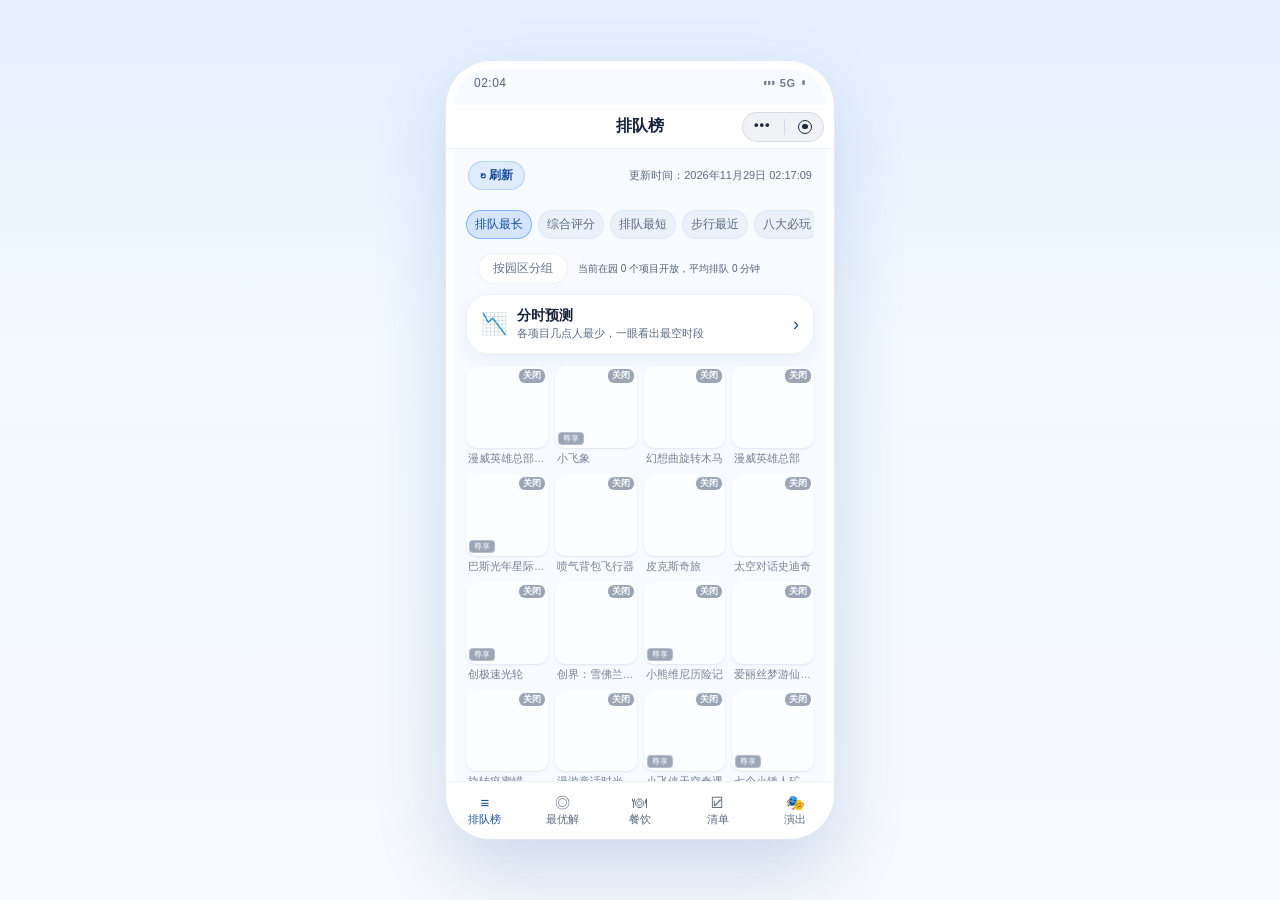
<file: web-preview/index.html>
<!doctype html>
<html lang="zh-CN">
<head>
<meta charset="utf-8">
<meta name="viewport" content="width=device-width, initial-scale=1, viewport-fit=cover">
<meta name="theme-color" content="#eaf2ff">
<title>排队最优解</title>
<link rel="stylesheet" href="preview.css">
</head>
<body>
<div class="stage">
  <div class="phone">
    <div class="statusbar">
      <span id="statusTime">09:41</span>
      <span class="status-right"><span class="signal">▮▮▮</span><span class="carrier">5G</span><span class="battery">▮</span></span>
    </div>
    <div class="navbar">
      <span class="navbar-title" id="navTitle">排队最优解</span>
      <span class="capsule" aria-hidden="true"><span class="cap-dots">•••</span><span class="cap-sep"></span><span class="cap-circle"></span></span>
    </div>
    <main class="screen" id="screen"></main>
    <nav class="tabbar" id="tabbar">
      <button class="tab active" data-view="rank"><span class="tab-ico">≡</span><span>排队榜</span></button>
      <button class="tab" data-view="plan8"><span class="tab-ico">◎</span><span>最优解</span></button>
      <button class="tab" data-view="dining"><span class="tab-ico">🍽</span><span>餐饮</span></button>
      <button class="tab" data-view="watchlist"><span class="tab-ico">☑</span><span>清单</span></button>
      <button class="tab" data-view="shows"><span class="tab-ico">🎭</span><span>演出</span></button>
    </nav>
  </div>
</div>
<script src="preview.js"></script>
</body>
</html>
</file>
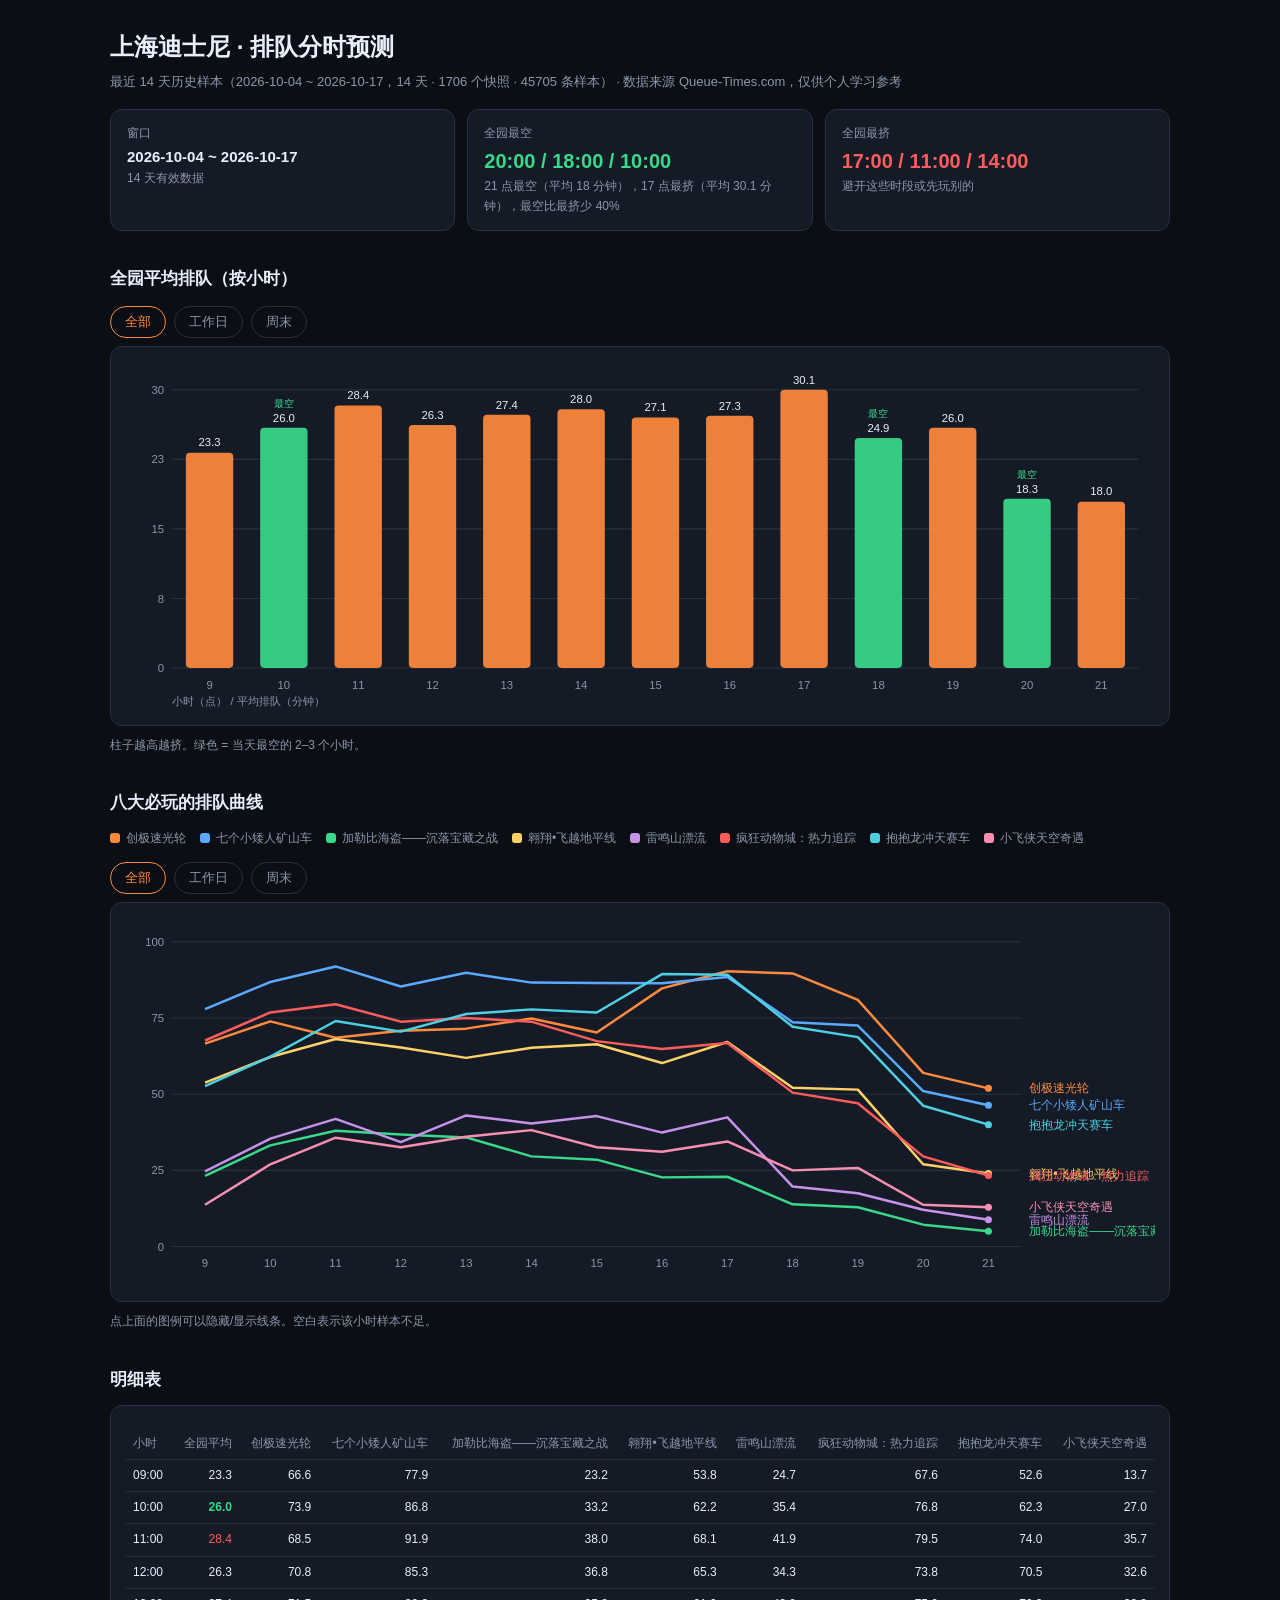
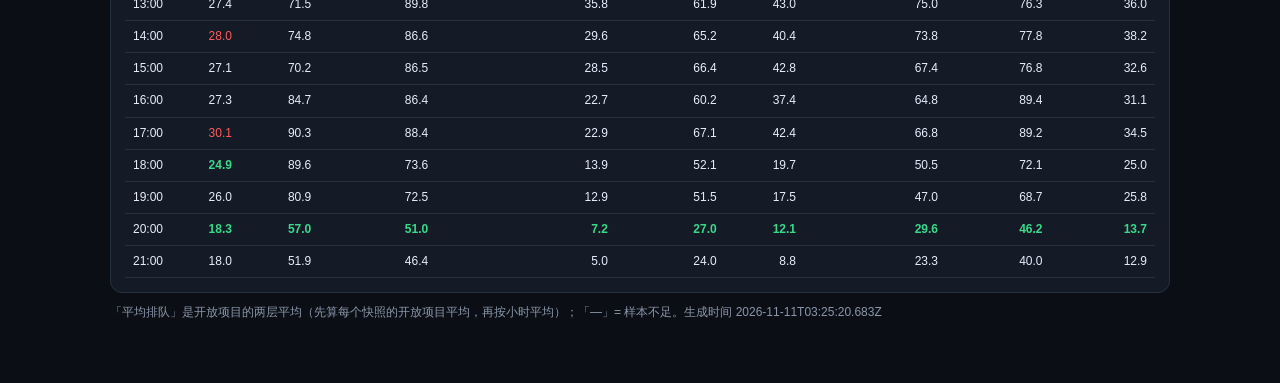
<file: docs/forecast-report.html>
<!DOCTYPE html>
<html lang="zh-CN">
<head>
<meta charset="utf-8">
<meta name="viewport" content="width=device-width, initial-scale=1">
<title>上海迪士尼排队分时预测 · 最近 14 天</title>
<style>
  :root { --bg:#0b0e14; --card:#141a26; --line:#26303f; --text:#e8eefc; --muted:#8b97ab;
          --accent:#ff8a3d; --green:#39d98a; --red:#ff5c5c; --blue:#5aa9ff; }
  * { box-sizing: border-box; }
  body { margin:0; background:var(--bg); color:var(--text); font: 14px/1.6 -apple-system,"Segoe UI","Microsoft YaHei",sans-serif; }
  .wrap { max-width: 1100px; margin: 0 auto; padding: 28px 20px 60px; }
  h1 { font-size: 24px; margin: 0 0 6px; }
  h2 { font-size: 17px; margin: 34px 0 12px; }
  .sub { color:var(--muted); font-size: 13px; }
  .cards { display:flex; gap:12px; flex-wrap:wrap; margin-top:16px; }
  .card { background:var(--card); border:1px solid var(--line); border-radius:12px; padding:14px 16px; flex:1 1 220px; }
  .card .k { color:var(--muted); font-size:12px; }
  .card .v { font-size:20px; font-weight:600; margin-top:2px; }
  .card .v.green { color:var(--green); }
  .card .v.red { color:var(--red); }
  .tabs { display:flex; gap:8px; margin:14px 0 8px; }
  .tab { background:transparent; border:1px solid var(--line); color:var(--muted); padding:6px 14px; border-radius:999px; cursor:pointer; font-size:13px; }
  .tab.on { border-color:var(--accent); color:var(--accent); }
  .panel { background:var(--card); border:1px solid var(--line); border-radius:12px; padding:14px; overflow-x:auto; }
  svg { display:block; width:100%; height:auto; }
  .legend { display:flex; gap:14px; flex-wrap:wrap; margin:6px 0 2px; font-size:12px; color:var(--muted); }
  .legend label { display:flex; align-items:center; gap:6px; cursor:pointer; user-select:none; }
  .dot { width:10px; height:10px; border-radius:3px; display:inline-block; }
  table { border-collapse: collapse; width:100%; font-size:12px; margin-top:8px; }
  th, td { border-bottom:1px solid var(--line); padding:6px 8px; text-align:right; white-space:nowrap; }
  th:first-child, td:first-child { text-align:left; }
  th { color:var(--muted); font-weight:500; }
  td.best { color:var(--green); font-weight:600; }
  td.peak { color:var(--red); }
  tr:hover td { background:rgba(255,255,255,.03); }
  .note { color:var(--muted); font-size:12px; margin-top:10px; }
  .empty { color:var(--muted); padding:24px 0; text-align:center; }
</style>
</head>
<body>
<div class="wrap">
  <h1>上海迪士尼 · 排队分时预测</h1>
  <div class="sub">最近 14 天历史样本（2026-10-04 ~ 2026-10-17，14 天 · 1706 个快照 · 45705 条样本） · 数据来源 Queue-Times.com，仅供个人学习参考</div>

  <div class="cards">
    <div class="card"><div class="k">窗口</div><div class="v" style="font-size:15px">2026-10-04 ~ 2026-10-17</div><div class="k">14 天有效数据</div></div>
    <div class="card"><div class="k">全园最空</div><div class="v green">20:00 / 18:00 / 10:00</div><div class="k">21 点最空（平均 18 分钟），17 点最挤（平均 30.1 分钟），最空比最挤少 40%</div></div>
    <div class="card"><div class="k">全园最挤</div><div class="v red">17:00 / 11:00 / 14:00</div><div class="k">避开这些时段或先玩别的</div></div>
  </div>

  <h2>全园平均排队（按小时）</h2>
  <div class="tabs" id="tabs">
    <button class="tab on" data-day="all">全部</button>
    <button class="tab" data-day="weekday">工作日</button>
    <button class="tab" data-day="weekend">周末</button>
  </div>
  <div class="panel" id="parkPanel"></div>
  <div class="note">柱子越高越挤。绿色 = 当天最空的 2–3 个小时。</div>

  <h2>八大必玩的排队曲线</h2>
  <div class="legend" id="legend"></div>
  <div class="tabs" id="tabs2">
    <button class="tab on" data-day="all">全部</button>
    <button class="tab" data-day="weekday">工作日</button>
    <button class="tab" data-day="weekend">周末</button>
  </div>
  <div class="panel" id="linePanel"></div>
  <div class="note">点上面的图例可以隐藏/显示线条。空白表示该小时样本不足。</div>

  <h2>明细表</h2>
  <div class="panel" id="tablePanel"></div>
  <div class="note">「平均排队」是开放项目的两层平均（先算每个快照的开放项目平均，再按小时平均）；「—」= 样本不足。生成时间 2026-11-11T03:25:20.683Z</div>
</div>
<script>
const DATA = {"window":{"startDate":"2026-10-04","endDate":"2026-10-17","days":14,"daysUsed":["2026-10-04","2026-10-05","2026-10-06","2026-10-07","2026-10-08","2026-10-09","2026-10-10","2026-10-11","2026-10-12","2026-10-13","2026-10-14","2026-10-15","2026-10-16","2026-10-17"],"snapshots":1706,"samples":45705},"hours":[9,10,11,12,13,14,15,16,17,18,19,20,21],"park":[{"hour":9,"all":23.3,"weekday":21.9,"weekend":25.9,"samples":948,"days":6},{"hour":10,"all":26,"weekday":25.1,"weekend":27.7,"samples":3219,"days":13},{"hour":11,"all":28.4,"weekday":27.8,"weekend":30,"samples":4530,"days":14},{"hour":12,"all":26.3,"weekday":26.3,"weekend":26.2,"samples":4840,"days":14},{"hour":13,"all":27.4,"weekday":27.3,"weekend":27.5,"samples":4867,"days":14},{"hour":14,"all":28,"weekday":28.4,"weekend":27,"samples":4762,"days":14},{"hour":15,"all":27.1,"weekday":27,"weekend":27.2,"samples":4463,"days":13},{"hour":16,"all":27.3,"weekday":27.7,"weekend":26.6,"samples":4462,"days":13},{"hour":17,"all":30.1,"weekday":30.8,"weekend":28.7,"samples":4338,"days":13},{"hour":18,"all":24.9,"weekday":25.7,"weekend":23.1,"samples":4008,"days":13},{"hour":19,"all":26,"weekday":27.1,"weekend":24.1,"samples":3050,"days":13},{"hour":20,"all":18.3,"weekday":18.5,"weekend":17.8,"samples":1818,"days":13},{"hour":21,"all":18,"weekday":20.9,"weekend":16.5,"samples":400,"days":3}],"quietestHours":[{"hour":20,"avgWait":18.3},{"hour":18,"avgWait":24.9},{"hour":10,"avgWait":26}],"busiestHours":[{"hour":17,"avgWait":30.1},{"hour":11,"avgWait":28.4},{"hour":14,"avgWait":28}],"highlights":[{"id":"attTronLightcyclePowerRun","name":"创极速光轮","land":"明日世界","byHour":[{"hour":9,"all":66.6,"weekday":63.2,"weekend":73.1},{"hour":10,"all":73.9,"weekday":71,"weekend":82.7},{"hour":11,"all":68.5,"weekday":70.4,"weekend":61.7},{"hour":12,"all":70.8,"weekday":69.5,"weekend":74.2},{"hour":13,"all":71.5,"weekday":73.5,"weekend":66.6},{"hour":14,"all":74.8,"weekday":77.2,"weekend":69},{"hour":15,"all":70.2,"weekday":71.1,"weekend":68.4},{"hour":16,"all":84.7,"weekday":86.9,"weekend":80.1},{"hour":17,"all":90.3,"weekday":93.2,"weekend":84.1},{"hour":18,"all":89.6,"weekday":96.8,"weekend":73.4},{"hour":19,"all":80.9,"weekday":88,"weekend":68},{"hour":20,"all":57,"weekday":58.1,"weekend":54.6},{"hour":21,"all":51.9,"weekday":72.9,"weekend":41.4}],"quietestHour":20,"busiestHour":17,"quietestWindow":{"startHour":20,"endHour":20,"avgWait":57}},{"id":"attSevenDwarfsMineTrain","name":"七个小矮人矿山车","land":"梦幻世界","byHour":[{"hour":9,"all":77.9,"weekday":76,"weekend":81.5},{"hour":10,"all":86.8,"weekday":85.1,"weekend":89.9},{"hour":11,"all":91.9,"weekday":89.7,"weekend":97.2},{"hour":12,"all":85.3,"weekday":86.9,"weekend":81.3},{"hour":13,"all":89.8,"weekday":89.3,"weekend":90.8},{"hour":14,"all":86.6,"weekday":86.8,"weekend":86.4},{"hour":15,"all":86.5,"weekday":86.3,"weekend":87},{"hour":16,"all":86.4,"weekday":88.1,"weekend":82.7},{"hour":17,"all":88.4,"weekday":90,"weekend":84.6},{"hour":18,"all":73.6,"weekday":75.2,"weekend":70},{"hour":19,"all":72.5,"weekday":75.7,"weekend":66.6},{"hour":20,"all":51,"weekday":50.5,"weekend":52.3},{"hour":21,"all":46.4,"weekday":47.1,"weekend":46.1}],"quietestHour":20,"busiestHour":11,"quietestWindow":{"startHour":20,"endHour":20,"avgWait":51}},{"id":"attPiratesOfCaribbean","name":"加勒比海盗——沉落宝藏之战","land":"宝藏湾","byHour":[{"hour":9,"all":23.2,"weekday":20,"weekend":29.2},{"hour":10,"all":33.2,"weekday":30.7,"weekend":38.8},{"hour":11,"all":38,"weekday":36,"weekend":43.2},{"hour":12,"all":36.8,"weekday":34.3,"weekend":43},{"hour":13,"all":35.8,"weekday":32.7,"weekend":43.6},{"hour":14,"all":29.6,"weekday":29.6,"weekend":29.8},{"hour":15,"all":28.5,"weekday":27.5,"weekend":30.5},{"hour":16,"all":22.7,"weekday":22.1,"weekend":23.8},{"hour":17,"all":22.9,"weekday":23.9,"weekend":20.6},{"hour":18,"all":13.9,"weekday":15,"weekend":11.5},{"hour":19,"all":12.9,"weekday":13.9,"weekend":11.2},{"hour":20,"all":7.2,"weekday":7.5,"weekend":6.5},{"hour":21,"all":5,"weekday":5,"weekend":5}],"quietestHour":20,"busiestHour":11,"quietestWindow":{"startHour":20,"endHour":20,"avgWait":7.2}},{"id":"attSoaringOverHorizon","name":"翱翔•飞越地平线","land":"探险岛","byHour":[{"hour":9,"all":53.8,"weekday":49.6,"weekend":61.9},{"hour":10,"all":62.2,"weekday":60.6,"weekend":65.3},{"hour":11,"all":68.1,"weekday":63.7,"weekend":78.5},{"hour":12,"all":65.3,"weekday":66,"weekend":63.6},{"hour":13,"all":61.9,"weekday":60.5,"weekend":65.5},{"hour":14,"all":65.2,"weekday":65.6,"weekend":64.5},{"hour":15,"all":66.4,"weekday":65,"weekend":69.6},{"hour":16,"all":60.2,"weekday":59.3,"weekend":62.3},{"hour":17,"all":67.1,"weekday":64.4,"weekend":73.4},{"hour":18,"all":52.1,"weekday":51.4,"weekend":53.4},{"hour":19,"all":51.5,"weekday":50.9,"weekend":52.4},{"hour":20,"all":27,"weekday":24.2,"weekend":33.1},{"hour":21,"all":24,"weekday":27.9,"weekend":22.1}],"quietestHour":20,"busiestHour":11,"quietestWindow":{"startHour":20,"endHour":20,"avgWait":27}},{"id":"attRoaringRapids","name":"雷鸣山漂流","land":"探险岛","byHour":[{"hour":9,"all":24.7,"weekday":19.4,"weekend":35},{"hour":10,"all":35.4,"weekday":32.5,"weekend":41},{"hour":11,"all":41.9,"weekday":39.9,"weekend":46.8},{"hour":12,"all":34.3,"weekday":33.8,"weekend":35.7},{"hour":13,"all":43,"weekday":42.5,"weekend":44.1},{"hour":14,"all":40.4,"weekday":41.5,"weekend":37.8},{"hour":15,"all":42.8,"weekday":42.3,"weekend":44},{"hour":16,"all":37.4,"weekday":38.8,"weekend":34.5},{"hour":17,"all":42.4,"weekday":44.7,"weekend":37.2},{"hour":18,"all":19.7,"weekday":20.6,"weekend":17.7},{"hour":19,"all":17.5,"weekday":18.9,"weekend":15},{"hour":20,"all":12.1,"weekday":12.7,"weekend":10.8},{"hour":21,"all":8.8,"weekday":6.4,"weekend":10}],"quietestHour":20,"busiestHour":13,"quietestWindow":{"startHour":20,"endHour":20,"avgWait":12.1}},{"id":"attZootopiaHotPursuit","name":"疯狂动物城：热力追踪","land":"疯狂动物城","byHour":[{"hour":9,"all":67.6,"weekday":64.4,"weekend":73.8},{"hour":10,"all":76.8,"weekday":72.3,"weekend":88.4},{"hour":11,"all":79.5,"weekday":77.6,"weekend":84.3},{"hour":12,"all":73.8,"weekday":74,"weekend":73.2},{"hour":13,"all":75,"weekday":74.1,"weekend":77.2},{"hour":14,"all":73.8,"weekday":75,"weekend":70.7},{"hour":15,"all":67.4,"weekday":68.2,"weekend":65.8},{"hour":16,"all":64.8,"weekday":67.2,"weekend":59.6},{"hour":17,"all":66.8,"weekday":71.3,"weekend":58.8},{"hour":18,"all":50.5,"weekday":54.8,"weekend":42.6},{"hour":19,"all":47,"weekday":51.6,"weekend":39},{"hour":20,"all":29.6,"weekday":29.8,"weekend":29.2},{"hour":21,"all":23.3,"weekday":27.1,"weekend":20}],"quietestHour":20,"busiestHour":11,"quietestWindow":{"startHour":20,"endHour":20,"avgWait":29.6}},{"id":"attRexsRCRacer","name":"抱抱龙冲天赛车","land":"迪士尼·皮克斯玩具总动员","byHour":[{"hour":9,"all":52.6,"weekday":52,"weekend":53.8},{"hour":10,"all":62.3,"weekday":58.2,"weekend":70.1},{"hour":11,"all":74,"weekday":72.5,"weekend":77.5},{"hour":12,"all":70.5,"weekday":72.3,"weekend":66.1},{"hour":13,"all":76.3,"weekday":78.4,"weekend":71.3},{"hour":14,"all":77.8,"weekday":81.3,"weekend":69.4},{"hour":15,"all":76.8,"weekday":79.5,"weekend":70.9},{"hour":16,"all":89.4,"weekday":93.2,"weekend":81.1},{"hour":17,"all":89.2,"weekday":93.5,"weekend":79.2},{"hour":18,"all":72.1,"weekday":77.2,"weekend":60},{"hour":19,"all":68.7,"weekday":73.6,"weekend":59.9},{"hour":20,"all":46.2,"weekday":48.8,"weekend":40.6},{"hour":21,"all":40,"weekday":52.9,"weekend":33.6}],"quietestHour":20,"busiestHour":16,"quietestWindow":{"startHour":20,"endHour":20,"avgWait":46.2}},{"id":"attPeterPansFlight","name":"小飞侠天空奇遇","land":"梦幻世界","byHour":[{"hour":9,"all":13.7,"weekday":12.4,"weekend":16.2},{"hour":10,"all":27,"weekday":24.4,"weekend":32},{"hour":11,"all":35.7,"weekday":33.3,"weekend":41.7},{"hour":12,"all":32.6,"weekday":32.5,"weekend":32.9},{"hour":13,"all":36,"weekday":35,"weekend":38.2},{"hour":14,"all":38.2,"weekday":38.4,"weekend":37.8},{"hour":15,"all":32.6,"weekday":31.9,"weekend":34.2},{"hour":16,"all":31.1,"weekday":31.6,"weekend":30},{"hour":17,"all":34.5,"weekday":35.5,"weekend":32.2},{"hour":18,"all":25,"weekday":25.8,"weekend":23.3},{"hour":19,"all":25.8,"weekday":26.5,"weekend":24.6},{"hour":20,"all":13.7,"weekday":14,"weekend":13.1},{"hour":21,"all":12.9,"weekday":16.4,"weekend":11.1}],"quietestHour":20,"busiestHour":14,"quietestWindow":{"startHour":20,"endHour":20,"avgWait":13.7}}],"pct":"21 点最空（平均 18 分钟），17 点最挤（平均 30.1 分钟），最空比最挤少 40%"};
const COLORS = ['#ff8a3d','#5aa9ff','#39d98a','#ffd166','#c792ea','#ff5c5c','#4dd0e1','#f78fb3','#a3e635','#f97316'];

function fmt(v) { return (v === null || v === undefined) ? '—' : (Math.round(v * 10) / 10).toFixed(1); }
function pretty(h) { return String(h).padStart(2, '0') + ':00'; }

function quietCard(kind) {
  const list = kind === 'quiet' ? DATA.quietestHours : DATA.busiestHours;
  if (!list || !list.length) return '—';
  const top = list.slice(0, 3).map(x => pretty(x.hour));
  return top.join(' / ');
}

// ---------- 柱状图 ----------
function renderBars(day) {
  const host = document.getElementById('parkPanel');
  const rows = DATA.park;
  const val = r => day === 'all' ? r.all : (day === 'weekday' ? r.weekday : r.weekend);
  const pts = rows.map(r => ({ hour: r.hour, v: val(r) }));
  const known = pts.filter(p => typeof p.v === 'number');
  if (!known.length) { host.innerHTML = '<div class="empty">该天型没有足够样本</div>'; return; }
  const max = Math.max.apply(null, known.map(p => p.v).concat([10]));
  const quiet = new Set((DATA.quietestHours || []).map(x => x.hour));
  const muted = new Set(known.filter(p => p.days !== undefined && p.days < 3).map(p => p.hour));

  const W = 1000, H = 340, L = 46, R = 16, T = 28, B = 42;
  const iw = W - L - R, ih = H - T - B;
  const bw = Math.min(46, iw / pts.length - 10);
  let out = '<svg viewBox="0 0 ' + W + ' ' + H + '" role="img">';
  for (let g = 0; g <= 4; g++) {
    const y = T + ih - ih * g / 4;
    const label = Math.round(max * g / 4);
    out += '<line x1="' + L + '" y1="' + y + '" x2="' + (W - R) + '" y2="' + y + '" stroke="#26303f"/>';
    out += '<text x="' + (L - 8) + '" y="' + (y + 4) + '" fill="#8b97ab" font-size="11" text-anchor="end">' + label + '</text>';
  }
  pts.forEach((p, i) => {
    const cx = L + iw * (i + 0.5) / pts.length;
    const h = typeof p.v === 'number' ? Math.max(2, ih * p.v / max) : 0;
    const y = T + ih - h;
    const color = quiet.has(p.hour) && typeof p.v === 'number' ? '#39d98a' : '#ff8a3d';
    if (typeof p.v === 'number') {
      out += '<rect x="' + (cx - bw / 2) + '" y="' + y + '" width="' + bw + '" height="' + h + '" rx="4" fill="' + color + '" opacity="0.92"/>';
      out += '<text x="' + cx + '" y="' + (y - 6) + '" fill="#e8eefc" font-size="11" text-anchor="middle">' + fmt(p.v) + '</text>';
      if (quiet.has(p.hour)) out += '<text x="' + cx + '" y="' + (y - 20) + '" fill="#39d98a" font-size="10" text-anchor="middle">最空</text>';
    }
    out += '<text x="' + cx + '" y="' + (T + ih + 20) + '" fill="#8b97ab" font-size="11" text-anchor="middle">' + p.hour + '</text>';
  });
  out += '<text x="' + L + '" y="' + (H - 6) + '" fill="#8b97ab" font-size="11">小时（点） / 平均排队（分钟）</text>';
  out += '</svg>';
  host.innerHTML = out;
}

// ---------- 折线图 ----------
const shown = {};
function renderLines(day) {
  const host = document.getElementById('linePanel');
  const items = DATA.highlights.filter(h => shown[h.id] !== false);
  if (!items.length) { host.innerHTML = '<div class="empty">至少选一条曲线</div>'; return; }
  const hours = DATA.hours;
  let max = 10;
  items.forEach(h => h.byHour.forEach(r => { const v = day === 'all' ? r.all : (day === 'weekday' ? r.weekday : r.weekend); if (typeof v === 'number') max = Math.max(max, v); }));
  max = Math.ceil(max / 20) * 20;

  const W = 1000, H = 360, L = 46, R = 130, T = 24, B = 40;
  const iw = W - L - R, ih = H - T - B;
  const x = h => L + iw * (hours.indexOf(h) + 0.5) / hours.length;
  const y = v => T + ih - ih * (v / max);
  let out = '<svg viewBox="0 0 ' + W + ' ' + H + '">';
  for (let g = 0; g <= 4; g++) {
    const yy = T + ih - ih * g / 4;
    out += '<line x1="' + L + '" y1="' + yy + '" x2="' + (W - R) + '" y2="' + yy + '" stroke="#26303f"/>';
    out += '<text x="' + (L - 8) + '" y="' + (yy + 4) + '" fill="#8b97ab" font-size="11" text-anchor="end">' + Math.round(max * g / 4) + '</text>';
  }
  hours.forEach(h => {
    out += '<text x="' + x(h) + '" y="' + (T + ih + 20) + '" fill="#8b97ab" font-size="11" text-anchor="middle">' + h + '</text>';
  });
  items.forEach((h, idx) => {
    const color = COLORS[DATA.highlights.findIndex(x => x.id === h.id) % COLORS.length];
    let d = '', started = false, last = null;
    hours.forEach(hh => {
      const row = h.byHour.find(r => r.hour === hh);
      const v = row ? (day === 'all' ? row.all : (day === 'weekday' ? row.weekday : row.weekend)) : null;
      if (typeof v !== 'number') { started = false; return; }
      d += (started ? ' L ' : ' M ') + x(hh).toFixed(1) + ' ' + y(v).toFixed(1);
      started = true; last = { hh, v };
    });
    if (d) out += '<path d="' + d.trim() + '" fill="none" stroke="' + color + '" stroke-width="2.4" stroke-linejoin="round"/>';
    if (last) {
      out += '<circle cx="' + x(last.hh) + '" cy="' + y(last.v) + '" r="3.4" fill="' + color + '"/>';
      out += '<text x="' + (W - R + 8) + '" y="' + (y(last.v) + 4) + '" fill="' + color + '" font-size="12">' + h.name + '</text>';
    }
  });
  out += '</svg>';
  host.innerHTML = out;
}

function renderLegend() {
  const host = document.getElementById('legend');
  host.innerHTML = '';
  DATA.highlights.forEach((h, i) => {
    const label = document.createElement('label');
    const cb = document.createElement('input');
    cb.type = 'checkbox';
    cb.checked = shown[h.id] !== false;
    cb.style.display = 'none';
    cb.addEventListener('change', () => { shown[h.id] = cb.checked; renderLines(currentDay); });
    const dot = document.createElement('span');
    dot.className = 'dot';
    dot.style.background = COLORS[i % COLORS.length];
    dot.style.opacity = shown[h.id] === false ? '0.25' : '1';
    const txt = document.createElement('span');
    txt.textContent = h.name;
    txt.style.opacity = shown[h.id] === false ? '0.4' : '1';
    label.appendChild(cb); label.appendChild(dot); label.appendChild(txt);
    label.addEventListener('click', ev => {
      ev.preventDefault();
      shown[h.id] = shown[h.id] === false;
      cb.checked = shown[h.id] !== false;
      dot.style.opacity = shown[h.id] === false ? '0.25' : '1';
      txt.style.opacity = shown[h.id] === false ? '0.4' : '1';
      renderLines(currentDay);
    });
    host.appendChild(label);
  });
}

// ---------- 明细表 ----------
function renderTable(day) {
  const host = document.getElementById('tablePanel');
  const quiet = new Set((DATA.quietestHours || []).map(x => x.hour));
  const busiest = new Set((DATA.busiestHours || []).map(x => x.hour));
  const heads = ['小时', '全园平均'].concat(DATA.highlights.map(h => h.name));
  let html = '<table><thead><tr>';
  heads.forEach(h => { html += '<th>' + h + '</th>'; });
  html += '</tr></thead><tbody>';
  DATA.hours.forEach(hh => {
    html += '<tr><td>' + pretty(hh) + '</td>';
    const prow = DATA.park.find(r => r.hour === hh);
    const pv = prow ? (day === 'all' ? prow.all : (day === 'weekday' ? prow.weekday : prow.weekend)) : null;
    const cls = quiet.has(hh) ? ' best' : (busiest.has(hh) ? ' peak' : '');
    html += '<td class="' + cls + '">' + fmt(pv) + '</td>';
    DATA.highlights.forEach(h => {
      const r = h.byHour.find(x => x.hour === hh);
      const v = r ? (day === 'all' ? r.all : (day === 'weekday' ? r.weekday : r.weekend)) : null;
      const best = h.quietestHour === hh;
      html += '<td class="' + (best ? ' best' : '') + '">' + fmt(v) + '</td>';
    });
    html += '</tr>';
  });
  html += '</tbody></table>';
  host.innerHTML = html;
}

// ---------- 交互 ----------
let currentDay = 'all';
function bindTabs(id) {
  const box = document.getElementById(id);
  box.querySelectorAll('.tab').forEach(btn => {
    btn.addEventListener('click', () => {
      box.querySelectorAll('.tab').forEach(b => b.classList.remove('on'));
      btn.classList.add('on');
      currentDay = btn.getAttribute('data-day');
      document.querySelectorAll('#tabs .tab').forEach(b => b.classList.toggle('on', b.getAttribute('data-day') === currentDay));
      document.querySelectorAll('#tabs2 .tab').forEach(b => b.classList.toggle('on', b.getAttribute('data-day') === currentDay));
      renderBars(currentDay); renderLines(currentDay); renderTable(currentDay);
    });
  });
}

renderLegend(); bindTabs('tabs'); bindTabs('tabs2');
renderBars('all'); renderLines('all'); renderTable('all');
</script>
</body>
</html>
</file>
<file: web-preview/preview.css>
/* web-preview/preview.css —— 静态 H5 预览（iOS 卡片风 + 深色） */
* {
  box-sizing: border-box;
  -webkit-tap-highlight-color: transparent;
}

html,
body {
  margin: 0;
  padding: 0;
}

body {
  min-height: 100vh;
  min-height: 100dvh;
  background: radial-gradient(1200px 600px at 50% -10%, #dfeeff 0%, #eef5ff 55%, #e9f2ff 100%);
  color: #16233a;
  font-family: -apple-system, BlinkMacSystemFont, 'PingFang SC', 'Hiragino Sans GB', 'Microsoft YaHei', 'Segoe UI', sans-serif;
  display: flex;
  align-items: center;
  justify-content: center;
  padding: 24px;
}

.stage {
  display: flex;
  align-items: center;
  justify-content: center;
  width: 100%;
}

/* ---------- 手机框 ---------- */
.phone {
  width: 390px;
  height: 780px;
  flex-shrink: 0;
  border-radius: 46px;
  background: #f4f8ff;
  border: 1px solid rgba(31, 88, 160, 0.1);
  box-shadow: 0 40px 90px rgba(20,45,85,.28), inset 0 0 0 8px #dbe7f6;
  display: flex;
  flex-direction: column;
  overflow: hidden;
  position: relative;
}

.statusbar {
  height: 44px;
  flex-shrink: 0;
  display: flex;
  align-items: center;
  justify-content: space-between;
  padding: 0 28px;
  font-size: 12px;
  color: #5a6a82;
  letter-spacing: 0.5px;
}

.status-right {
  display: flex;
  align-items: center;
  gap: 5px;
  font-size: 11px;
  opacity: 0.85;
}

.signal {
  font-size: 9px;
  letter-spacing: -1px;
}

.carrier {
  font-size: 11px;
  font-weight: 600;
}

.battery {
  font-size: 10px;
  transform: translateY(-1px);
}

.navbar {
  height: 44px;
  flex-shrink: 0;
  display: flex;
  align-items: center;
  justify-content: center;
  position: relative;
  font-size: 16px;
  font-weight: 600;
  color: #16233a;
  border-bottom: 1px solid rgba(31, 88, 160, 0.05);
}

/* 微信小程序右上角胶囊 */
.capsule {
  position: absolute;
  right: 10px;
  top: 50%;
  transform: translateY(-50%);
  display: flex;
  align-items: center;
  justify-content: space-between;
  width: 82px;
  height: 30px;
  padding: 0 11px;
  border-radius: 999px;
  background: rgba(31, 88, 160, 0.07);
  border: 1px solid rgba(31, 88, 160, 0.13);
}

.cap-dots {
  font-size: 13px;
  line-height: 1;
  letter-spacing: 1px;
  color: #1b2740;
  transform: translateY(-2px);
}

.cap-sep {
  width: 1px;
  height: 16px;
  background: rgba(31, 88, 160, 0.16);
}

.cap-circle {
  width: 14px;
  height: 14px;
  border-radius: 50%;
  border: 1.6px solid #1b2740;
  position: relative;
}

.cap-circle::after {
  content: '';
  position: absolute;
  inset: 3.2px;
  border-radius: 50%;
  background: #1b2740;
}

.screen {
  flex: 1;
  overflow-y: auto;
  overflow-x: hidden;
  padding: 8px 0 20px;
  scrollbar-width: none;
}

.screen::-webkit-scrollbar {
  display: none;
}

/* ---------- tabbar ---------- */
.tabbar {
  height: 58px;
  flex-shrink: 0;
  display: flex;
  background: #ffffff;
  border-top: 1px solid rgba(31, 88, 160, 0.06);
}

.tab {
  flex: 1;
  border: 0;
  background: transparent;
  color: #5d6b81;
  font-size: 11px;
  font-family: inherit;
  display: flex;
  flex-direction: column;
  align-items: center;
  justify-content: center;
  gap: 2px;
  cursor: pointer;
}

.tab-ico {
  font-size: 15px;
  line-height: 1;
}

.tab.active {
  color: #164f9e;
}

/* ---------- 通用 ---------- */
.page {
  padding: 0 20px;
}

.topbar {
  display: flex;
  align-items: flex-start;
  justify-content: space-between;
  padding: 14px 0 6px;
}

.topbar-title {
  display: block;
  font-size: 13px;
  color: #64748b;
  letter-spacing: 1px;
}

.topbar-sub {
  display: block;
  margin-top: 6px;
  font-size: 12px;
  color: #55627a;
}

.refresh-btn {
  width: 36px;
  height: 36px;
  margin-top: 4px;
  border-radius: 50%;
  border: 1px solid rgba(31, 88, 160, 0.08);
  background: rgba(31, 88, 160, 0.04);
  color: #5a6a82;
  font-size: 17px;
  line-height: 1;
  cursor: pointer;
}

.card {
  background: #ffffff;
  border: 1px solid rgba(31, 88, 160, 0.05);
  border-radius: 22px;
  padding: 20px;
  margin-bottom: 14px;
}

.card-title {
  font-size: 15px;
  font-weight: 600;
  color: #1b2740;
  margin-bottom: 6px;
}

.muted {
  color: #5d6b81;
}

.small {
  font-size: 12px;
}

.num {
  font-family: 'DIN Alternate', 'SF Pro Display', -apple-system, sans-serif;
  font-variant-numeric: tabular-nums;
}

.short { color: #0d7a52; }
.mid { color: #96630a; }
.long { color: #c9302c; }
.closed { color: #55627a; }

.pill {
  display: inline-block;
  padding: 4px 10px;
  margin: 0 6px 6px 0;
  border-radius: 999px;
  font-size: 11px;
  color: #64748b;
  background: rgba(31, 88, 160, 0.06);
}

.footnote {
  margin: 10px 4px 0;
  font-size: 11px;
  line-height: 1.6;
  color: #55627a;
  text-align: center;
}

.empty {
  padding: 60px 24px;
  text-align: center;
}

.empty-emoji {
  font-size: 44px;
  display: block;
  margin-bottom: 14px;
}

.empty-title {
  font-size: 16px;
  color: #1b2740;
  display: block;
  margin-bottom: 8px;
}

.empty-btn {
  display: inline-block;
  margin-top: 18px;
  padding: 10px 26px;
  border-radius: 999px;
  border: 0;
  background: rgba(47, 124, 246, 0.16);
  color: #164f9e;
  font-size: 13px;
  font-family: inherit;
  cursor: pointer;
}

/* 骨架卡 */
.sk {
  padding: 26px 20px;
}

.sk-line {
  height: 14px;
  border-radius: 7px;
  background: rgba(31, 88, 160, 0.06);
  margin-bottom: 12px;
}

.sk-line.w40 { width: 40%; }
.sk-line.w50 { width: 50%; }
.sk-line.big { height: 30px; }
.sk-line.w70 { width: 70%; }
.sk-line.w90 { width: 90%; }

/* ---------- 首屏 hero ---------- */
.hero {
  position: relative;
  padding: 22px 20px 20px;
  border-radius: 26px;
  background: linear-gradient(165deg, #ffffff 0%, #ffffff 55%);
  border: 1px solid rgba(47, 124, 246, 0.22);
  box-shadow: 0 18px 40px rgba(20,45,85,.18);
  margin-bottom: 14px;
  overflow: hidden;
}

.hero::after {
  content: '';
  position: absolute;
  right: -60px;
  top: -80px;
  width: 200px;
  height: 200px;
  border-radius: 50%;
  background: radial-gradient(circle, rgba(47, 124, 246, 0.22), transparent 70%);
}

.hero-top {
  display: flex;
  align-items: center;
  justify-content: space-between;
  position: relative;
  z-index: 1;
}

.hero-label {
  font-size: 12px;
  letter-spacing: 2px;
  color: #164f9e;
}

.hero-score b {
  font-family: 'DIN Alternate', -apple-system, sans-serif;
  font-size: 26px;
  color: #164f9e;
}

.hero-score {
  font-size: 11px;
  color: #5d6b81;
}

.hero-name {
  margin: 12px 0 10px;
  font-size: 27px;
  line-height: 1.25;
  font-weight: 700;
  color: #16233a;
  position: relative;
  z-index: 1;
}

.hero-tags {
  position: relative;
  z-index: 1;
}

.hero-nums {
  display: flex;
  align-items: center;
  margin: 18px 0 4px;
  padding: 16px 0;
  border-top: 1px solid rgba(31, 88, 160, 0.07);
  border-bottom: 1px solid rgba(31, 88, 160, 0.07);
}

.hero-num-block {
  flex: 1;
}

.hero-num {
  font-family: 'DIN Alternate', -apple-system, sans-serif;
  font-size: 40px;
  font-weight: 700;
  line-height: 1;
}

.hero-num.walk {
  color: #164f9e;
}

.hero-num-unit {
  margin-left: 6px;
  font-size: 12px;
  color: #5d6b81;
}

.hero-num-label {
  display: block;
  margin-top: 8px;
  font-size: 11px;
  color: #5d6b81;
}

.hero-divider {
  width: 1px;
  height: 46px;
  background: rgba(31, 88, 160, 0.08);
  margin: 0 6px;
}

.hero-reasons {
  list-style: none;
  margin: 14px 0 0;
  padding: 0;
}

.reason {
  display: flex;
  align-items: flex-start;
  margin-bottom: 8px;
  font-size: 13px;
  line-height: 1.5;
  color: #55627a;
}

.reason-dot {
  width: 5px;
  height: 5px;
  border-radius: 50%;
  background: #164f9e;
  margin: 8px 9px 0 2px;
  flex-shrink: 0;
}

.hero-forecast {
  margin: 10px 0 0;
  padding: 9px 12px;
  border-radius: 12px;
  background: rgba(127, 178, 255, 0.1);
  color: #164f9e;
  font-size: 12px;
}

.hero-actions {
  display: flex;
  gap: 10px;
  margin-top: 18px;
}

.btn {
  flex: 1;
  padding: 13px 0;
  border-radius: 15px;
  border: 0;
  font-size: 14px;
  font-weight: 600;
  font-family: inherit;
  cursor: pointer;
}

.btn-primary {
  background: linear-gradient(135deg, #164f9e, #164f9e);
  color: #1a0d05;
}

.btn-ghost {
  background: rgba(31, 88, 160, 0.06);
  color: #55627a;
}

/* 摘要卡 */
.summary {
  display: flex;
  align-items: center;
  justify-content: space-between;
  padding: 16px 20px;
  cursor: pointer;
}

.summary-text {
  display: block;
  font-size: 13px;
  color: #55627a;
}

.summary-sub {
  display: block;
  margin-top: 6px;
  font-size: 11px;
  color: #5d6b81;
}

.summary-plan {
  text-align: right;
  flex-shrink: 0;
  margin-left: 12px;
}

.summary-plan-num {
  font-size: 26px;
  color: #164f9e;
}

.summary-plan-label {
  display: block;
  font-size: 10px;
  color: #5d6b81;
  margin-top: 2px;
}

/* 必玩提醒 */
.must-card {
  padding: 16px 18px 6px;
  margin-top: 12px;
}

.must-head {
  display: flex;
  align-items: baseline;
  justify-content: space-between;
}

.must-hint {
  font-size: 10px;
  color: #5d6b81;
}

.must-row {
  display: flex;
  align-items: center;
  justify-content: space-between;
  padding: 12px 0;
  border-top: 1px solid rgba(31, 88, 160, 0.07);
  cursor: pointer;
}

.must-main {
  flex: 1;
  min-width: 0;
  padding-right: 10px;
}

.must-name {
  display: block;
  font-size: 15px;
  font-weight: 600;
  color: #16233a;
  white-space: nowrap;
  overflow: hidden;
  text-overflow: ellipsis;
}

.must-meta {
  display: block;
  margin-top: 4px;
  font-size: 11px;
  color: #5d6b81;
}

.must-right {
  display: flex;
  flex-direction: column;
  align-items: flex-end;
  flex-shrink: 0;
}

.must-wait {
  font-size: 23px;
  line-height: 1.1;
}

.must-wait.closed {
  font-size: 13px;
  line-height: 26px;
  color: #55627a;
}

.must-unit {
  font-size: 10px;
  color: #5d6b81;
}

.must-go {
  margin-top: 4px;
  font-size: 11px;
  color: #164f9e;
}

/* 备选 */
.section {
  margin: 18px 0 0;
}

.section-head {
  display: flex;
  align-items: baseline;
  justify-content: space-between;
  margin-bottom: 10px;
  padding: 0 4px;
}

.section-title {
  font-size: 14px;
  font-weight: 600;
  color: #1b2740;
}

.section-link {
  font-size: 12px;
  color: #164f9e;
  cursor: pointer;
}

.alt {
  display: flex;
  align-items: center;
  justify-content: space-between;
  padding: 14px 18px;
  cursor: pointer;
}

.alt-main {
  min-width: 0;
}

.alt-name {
  display: block;
  font-size: 15px;
  color: #16233a;
}

.alt-sub {
  display: block;
  margin-top: 5px;
  font-size: 11px;
  color: #5d6b81;
  overflow: hidden;
  white-space: nowrap;
  text-overflow: ellipsis;
}

.alt-right {
  text-align: right;
  flex-shrink: 0;
  margin-left: 12px;
}

.alt-wait {
  font-size: 24px;
  font-weight: 700;
}

.alt-unit {
  display: block;
  font-size: 10px;
  color: #5d6b81;
}

/* ---------- 排队榜 ---------- */
.sortbar {
  display: flex;
  flex-wrap: nowrap;
  gap: 6px;
  padding: 10px 0 14px;
  overflow-x: auto;
  scrollbar-width: none;
}

.sortbar::-webkit-scrollbar { display: none; }

.sortbar .sort-item {
  flex: 0 0 auto;
  white-space: nowrap;
  padding: 6px 8px;
  font-size: 11.5px;
}

.sort-item {
  padding: 8px 15px;
  border-radius: 999px;
  font-size: 12px;
  color: #5a6a82;
  background: rgba(31, 88, 160, 0.05);
  border: 1px solid rgba(31, 88, 160, 0.06);
  cursor: pointer;
}

.sort-item.active {
  background: rgba(47, 124, 246, 0.16);
  border-color: rgba(47, 124, 246, 0.5);
  color: #164f9e;
}

.list {
  display: flex;
  flex-direction: column;
  gap: 10px;
}

.row {
  display: flex;
  align-items: center;
  padding: 14px 16px;
  background: #ffffff;
  border: 1px solid rgba(31, 88, 160, 0.05);
  border-radius: 18px;
  cursor: pointer;
}

.row-off {
  opacity: 0.55;
}

.row-rank {
  width: 26px;
  height: 26px;
  flex-shrink: 0;
  border-radius: 50%;
  background: rgba(31, 88, 160, 0.05);
  color: #64748b;
  font-size: 12px;
  display: flex;
  align-items: center;
  justify-content: center;
  margin-right: 12px;
}

.row-rank.top {
  background: rgba(47, 124, 246, 0.16);
  color: #164f9e;
}

.row-main {
  flex: 1;
  min-width: 0;
}

.row-title {
  display: flex;
  align-items: center;
  flex-wrap: wrap;
  gap: 6px;
}

.row-name {
  font-size: 15px;
  color: #16233a;
}

.tag {
  padding: 2px 7px;
  border-radius: 6px;
  font-size: 10px;
}

.tag.must { background: rgba(47, 124, 246, 0.15); color: #164f9e; }
.tag.premier { background: rgba(255, 214, 102, 0.14); color: #f4d27a; }
.tag.avoid { background: rgba(255, 93, 93, 0.15); color: #ef6b6f; }
.tag.here { background: rgba(127, 178, 255, 0.15); color: #164f9e; }
.tag.played { background: rgba(53, 208, 127, 0.14); color: #2fbf8b; }

.row-sub {
  display: block;
  margin-top: 5px;
  font-size: 11px;
  color: #5d6b81;
  overflow: hidden;
  white-space: nowrap;
  text-overflow: ellipsis;
}

.row-excluded {
  display: inline-block;
  margin-top: 5px;
  font-size: 11px;
  color: #ef6b6f;
}

.row-walk {
  display: block;
  margin-top: 5px;
  font-size: 11px;
  color: #55627a;
}

.row-right {
  text-align: right;
  flex-shrink: 0;
  margin-left: 10px;
  min-width: 62px;
}

.row-wait {
  font-size: 26px;
  font-weight: 700;
}

.row-wait-unit {
  display: block;
  font-size: 10px;
  color: #5d6b81;
  margin-top: -2px;
}

.row-score {
  display: block;
  margin-top: 4px;
  font-size: 11px;
  color: #64748b;
}

/* ---------- 行程 ---------- */
.plan-head {
  padding: 18px 20px;
}

.plan-head-row {
  display: flex;
}

.plan-head-block {
  flex: 1;
}

.plan-head-num {
  font-size: 32px;
  font-weight: 700;
  color: #164f9e;
  line-height: 1;
}

.plan-head-label {
  display: block;
  margin-top: 6px;
  font-size: 11px;
  color: #5d6b81;
}

.plan-head-time {
  display: flex;
  align-items: baseline;
  margin-top: 14px;
  padding-top: 12px;
  border-top: 1px solid rgba(31, 88, 160, 0.07);
}

.plan-time-now {
  font-size: 16px;
  font-weight: 600;
  color: #1b2740;
}

.plan-time-arrow {
  margin: 0 8px;
  color: #55627a;
}

.plan-time-end {
  font-size: 16px;
  font-weight: 600;
  color: #164f9e;
}

.plan-time-label {
  margin-left: auto;
  font-size: 11px;
  color: #5d6b81;
}

.timeline {
  display: flex;
  flex-direction: column;
}

.step {
  display: flex;
  align-items: stretch;
}

.step-left {
  width: 28px;
  flex-shrink: 0;
  display: flex;
  flex-direction: column;
  align-items: center;
  padding-top: 16px;
}

.step-index {
  width: 22px;
  height: 22px;
  border-radius: 50%;
  background: rgba(47, 124, 246, 0.16);
  color: #164f9e;
  font-size: 12px;
  display: flex;
  align-items: center;
  justify-content: center;
  flex-shrink: 0;
}

.step-line {
  flex: 1;
  width: 1px;
  margin: 6px 0;
  background: rgba(31, 88, 160, 0.08);
}

.step-body {
  flex: 1;
  margin: 0 0 10px 8px;
  padding: 14px 16px;
  background: #ffffff;
  border: 1px solid rgba(31, 88, 160, 0.05);
  border-radius: 16px;
}

.step-played .step-body {
  opacity: 0.5;
}

.step-top {
  display: flex;
  align-items: center;
  justify-content: space-between;
}

.step-start {
  font-size: 14px;
  font-weight: 600;
  color: #164f9e;
}

.step-dash {
  margin: 0 5px;
  color: #55627a;
}

.step-end {
  font-size: 12px;
  color: #64748b;
}

.step-played-btn {
  padding: 4px 11px;
  border-radius: 999px;
  border: 0;
  background: rgba(31, 88, 160, 0.06);
  color: #5a6a82;
  font-size: 10px;
  font-family: inherit;
  cursor: pointer;
}

.step-played-btn.on {
  background: rgba(53, 208, 127, 0.14);
  color: #2fbf8b;
}

.step-name {
  margin-top: 7px;
  font-size: 16px;
  font-weight: 600;
  color: #16233a;
}

.step-meta {
  display: flex;
  align-items: center;
  margin-top: 6px;
  gap: 8px;
}

.step-meta-text {
  font-size: 11px;
  color: #5d6b81;
}

.note {
  margin: 6px 0 12px;
  padding: 10px 14px;
  border-radius: 12px;
  background: rgba(255, 176, 32, 0.1);
  color: #f0c05a;
  font-size: 12px;
  text-align: center;
  cursor: pointer;
}

/* ---------- 设置 ---------- */
.section-label {
  display: flex;
  align-items: baseline;
  gap: 8px;
}

.card-title-note {
  font-size: 10px;
  font-weight: 400;
  color: #5d6b81;
}

.party-grid {
  display: grid;
  grid-template-columns: 1fr 1fr;
  gap: 8px;
  margin-top: 12px;
}

.party {
  padding: 12px;
  border-radius: 14px;
  background: rgba(31, 88, 160, 0.04);
  border: 1px solid rgba(31, 88, 160, 0.06);
  cursor: pointer;
  text-align: left;
  font-family: inherit;
  color: inherit;
}

.party.on {
  background: rgba(47, 124, 246, 0.14);
  border-color: rgba(47, 124, 246, 0.55);
}

.party-label {
  display: block;
  font-size: 14px;
  font-weight: 600;
  color: #1b2740;
}

.party.on .party-label {
  color: #164f9e;
}

.party-desc {
  display: block;
  margin-top: 4px;
  font-size: 10px;
  color: #5d6b81;
}

.chips {
  display: flex;
  flex-wrap: wrap;
  gap: 8px;
  margin-top: 12px;
}

.chip {
  padding: 7px 15px;
  border-radius: 999px;
  border: 1px solid rgba(31, 88, 160, 0.06);
  background: rgba(31, 88, 160, 0.05);
  color: #5a6a82;
  font-size: 12px;
  font-family: inherit;
  cursor: pointer;
}

.chip.small {
  padding: 5px 13px;
  font-size: 11px;
}

.chip.on {
  background: rgba(47, 124, 246, 0.16);
  border-color: rgba(47, 124, 246, 0.5);
  color: #164f9e;
  font-weight: 600;
}

.hint {
  margin-top: 8px;
  font-size: 11px;
  line-height: 1.5;
  color: #5d6b81;
}

.height-row {
  display: flex;
  align-items: center;
  gap: 8px;
  margin-top: 12px;
}

.h-input {
  flex: 1;
  height: 38px;
  padding: 0 12px;
  border-radius: 10px;
  border: 1px solid rgba(31, 88, 160, 0.08);
  background: rgba(31, 88, 160, 0.05);
  color: #16233a;
  font-size: 14px;
  font-family: inherit;
}

.h-input:focus {
  outline: none;
  border-color: rgba(47, 124, 246, 0.6);
}

.height-unit {
  font-size: 12px;
  color: #5d6b81;
}

.link {
  font-size: 13px;
  color: #164f9e;
  cursor: pointer;
  background: none;
  border: 0;
  padding: 0;
  font-family: inherit;
  text-align: left;
}

.link.danger {
  color: #c9302c;
}

.picker-row {
  display: flex;
  align-items: center;
  justify-content: space-between;
  margin-top: 12px;
  padding: 11px 14px;
  border-radius: 12px;
  background: rgba(31, 88, 160, 0.05);
}

.picker-row select {
  flex: 1;
  border: 0;
  background: transparent;
  color: #1b2740;
  font-size: 14px;
  font-family: inherit;
  outline: none;
}

.tabs {
  display: flex;
  gap: 4px;
  margin-top: 12px;
  padding: 3px;
  border-radius: 12px;
  background: rgba(31, 88, 160, 0.04);
}

.tab2 {
  flex: 1;
  padding: 7px 0;
  border: 0;
  border-radius: 9px;
  background: transparent;
  color: #5a6a82;
  font-size: 12px;
  font-family: inherit;
  cursor: pointer;
}

.tab2.on {
  background: rgba(47, 124, 246, 0.18);
  color: #164f9e;
}

.tab2-count {
  margin-left: 4px;
  font-size: 10px;
  opacity: 0.8;
}

.attr-list {
  margin-top: 8px;
}

.attr {
  display: flex;
  align-items: center;
  padding: 11px 0;
  border-bottom: 1px solid rgba(31, 88, 160, 0.06);
  cursor: pointer;
}

.attr:last-child {
  border-bottom: 0;
}

.attr-name {
  display: block;
  font-size: 14px;
  color: #1b2740;
}

.attr.on .attr-name {
  color: #164f9e;
}

.attr-sub {
  display: block;
  margin-top: 3px;
  font-size: 10px;
  color: #5d6b81;
}

.attr-main {
  flex: 1;
  min-width: 0;
}

.attr-toggle {
  flex-shrink: 0;
  margin-left: 10px;
  padding: 4px 11px;
  border-radius: 999px;
  font-size: 11px;
  color: #5a6a82;
  background: rgba(31, 88, 160, 0.06);
}

.attr-toggle.on {
  color: #164f9e;
  background: rgba(47, 124, 246, 0.16);
}

.switch-row {
  display: flex;
  align-items: center;
  justify-content: space-between;
  padding: 4px 0;
  font-size: 14px;
  color: #1b2740;
}

.switch-row input {
  width: 20px;
  height: 20px;
  accent-color: #164f9e;
  cursor: pointer;
}

.info-row {
  display: flex;
  padding: 5px 0;
  font-size: 11px;
}

.info-label {
  width: 62px;
  flex-shrink: 0;
  color: #5d6b81;
}

.info-value {
  flex: 1;
  color: #5a6a82;
  line-height: 1.5;
  word-break: break-all;
}

.hr {
  height: 1px;
  background: rgba(31, 88, 160, 0.06);
  margin: 12px 0;
}

/* ---------- 弹层 ---------- */
.modal {
  position: absolute;
  inset: 0;
  background: rgba(20,45,85,.25);
  display: flex;
  align-items: flex-end;
  padding: 14px;
  z-index: 20;
}

.modal-panel {
  width: 100%;
  background: #ffffff;
  border: 1px solid rgba(31, 88, 160, 0.08);
  border-radius: 20px;
  padding: 8px;
}

.modal-title {
  padding: 12px 14px;
  font-size: 14px;
  color: #1b2740;
  border-bottom: 1px solid rgba(31, 88, 160, 0.06);
}

.modal-btn {
  width: 100%;
  padding: 14px;
  border: 0;
  background: transparent;
  color: #55627a;
  font-size: 14px;
  font-family: inherit;
  text-align: left;
  cursor: pointer;
  border-bottom: 1px solid rgba(31, 88, 160, 0.05);
}

.modal-btn:last-child {
  border-bottom: 0;
  text-align: center;
  color: #64748b;
}

/* 导航是一个 <a>，外观与按钮一致 */
.modal-nav {
  display: block;
  text-decoration: none;
  cursor: pointer;
}
.modal-btn[disabled] { opacity: .45; }

/* ---------- 手机全屏（真机浏览时像小程序） ---------- */
@media (max-width: 640px) {
  body {
    padding: 0;
    display: block;
    background: #f4f8ff;
  }

  .stage {
    display: block;
    width: 100%;
  }

  .phone {
    width: 100%;
    height: 100vh;
    height: 100dvh;
    border: 0;
    border-radius: 0;
    box-shadow: none;
    background: #f4f8ff;
  }

  .statusbar {
    height: calc(44px + env(safe-area-inset-top));
    padding-top: env(safe-area-inset-top);
  }

  .tabbar {
    height: calc(58px + env(safe-area-inset-bottom));
    padding-bottom: env(safe-area-inset-bottom);
  }
}

/* ---------- 出发点选择条（首屏） ---------- */
.origin-bar {
  display: flex;
  align-items: center;
  margin: 0 12px 10px;
  padding: 8px 14px;
  border-radius: 999px;
  background: rgba(31, 88, 160, 0.04);
  border: 1px solid rgba(31, 88, 160, 0.06);
}

.origin-label {
  flex-shrink: 0;
  font-size: 11px;
  letter-spacing: 1px;
  color: #5a6a82;
}

.origin-select {
  flex: 1;
  min-width: 0;
  margin: 0 8px;
  padding: 2px 4px;
  background: transparent;
  border: none;
  outline: none;
  color: #16233a;
  font-size: 12px;
  font-weight: 600;
  font-family: inherit;
  appearance: none;
  -webkit-appearance: none;
  cursor: pointer;
}

.origin-select option {
  background: #ffffff;
  color: #16233a;
}

.origin-tip {
  flex-shrink: 0;
  font-size: 10px;
  color: #55627a;
}

/* ---------- 园区分组（排队榜） ---------- */
.groupbar {
  display: flex;
  align-items: center;
  margin: 0 12px 10px;
}

.group-toggle {
  padding: 6px 14px;
  border-radius: 999px;
  background: #ffffff;
  border: 1px solid rgba(31, 88, 160, 0.08);
  color: #64748b;
  font-size: 12px;
  font-family: inherit;
  cursor: pointer;
}

.group-toggle.on {
  background: rgba(47, 124, 246, 0.14);
  border-color: rgba(47, 124, 246, 0.3);
  color: #164f9e;
  font-weight: 600;
}

.groupbar-tip {
  margin-left: 10px;
  font-size: 10px;
  color: #55627a;
}

.group {
  margin: 0 12px 10px;
  border-radius: 14px;
  overflow: hidden;
  background: #ffffff;
  border: 1px solid rgba(31, 88, 160, 0.06);
}

.group-head {
  display: flex;
  align-items: center;
  justify-content: space-between;
  padding: 10px 14px;
  background: rgba(31, 88, 160, 0.03);
  border-bottom: 1px solid rgba(31, 88, 160, 0.05);
}

.group-name {
  font-size: 13px;
  font-weight: 600;
  color: #1b2740;
}

.group-count {
  font-size: 11px;
  color: #5d6b81;
}

.group .row:last-child {
  border-bottom: none;
}

/* ---------- 行程步骤按钮 ---------- */
.step-btns {
  display: flex;
  align-items: center;
  flex-shrink: 0;
  gap: 6px;
}

.step-start-btn {
  padding: 4px 10px;
  border-radius: 999px;
  font-size: 10px;
  background: rgba(47, 124, 246, 0.14);
  border: 1px solid rgba(47, 124, 246, 0.28);
  color: #164f9e;
  font-family: inherit;
  cursor: pointer;
}

/* ---------- 设置页推荐预览 ---------- */
.preview-card {
  display: flex;
  align-items: center;
  margin: 0 12px 10px;
  padding: 12px 14px;
  border-radius: 14px;
  background: linear-gradient(120deg, rgba(47, 124, 246, 0.16), rgba(47, 124, 246, 0.04));
  border: 1px solid rgba(47, 124, 246, 0.22);
  cursor: pointer;
}

.preview-label {
  flex-shrink: 0;
  margin-right: 8px;
  font-size: 10px;
  letter-spacing: 1px;
  color: #164f9e;
}

.preview-text {
  flex: 1;
  min-width: 0;
  font-size: 12px;
  font-weight: 600;
  color: #16233a;
  white-space: nowrap;
  overflow: hidden;
  text-overflow: ellipsis;
}

.preview-go {
  flex-shrink: 0;
  margin-left: 6px;
  font-size: 11px;
  color: #164f9e;
}
/* ---------------- 八大必玩 · 现在排队 ---------------- */
.high-card { padding: 14px 14px 4px; }
.high-head { display: flex; align-items: center; justify-content: space-between; padding: 0 2px 8px; }
.high-head .card-title { margin-bottom: 0; }
.high-link { font-size: 11px; color: #164f9e; cursor: pointer; }
.high-row { display: flex; align-items: center; justify-content: space-between; padding: 10px 2px; border-top: 1px solid rgba(31,88,160,.05); cursor: pointer; }
.high-main { flex: 1; min-width: 0; padding-right: 10px; }
.high-name { display: block; font-size: 13px; color: #16233a; }
.high-sub { display: block; margin-top: 1px; font-size: 10px; color: #55627a; }
.high-right { display: flex; align-items: baseline; flex-shrink: 0; }
.high-wait { font-size: 19px; }
.high-unit { margin-left: 3px; font-size: 10px; color: #5d6b81; }
.high-add { min-width: 40px; margin-left: 9px; padding: 3px 8px; border-radius: 999px; border: 1px solid rgba(47,124,246,.4); text-align: center; font-size: 10px; color: #164f9e; }
.high-add.on { background: rgba(47,124,246,.16); border-color: transparent; color: #6fa5fb; }

/* 排队榜页顶部的八大必玩紧凑网格已改为排序栏里的「八大必玩」筛选选项，相关样式删除 */

/* ---------------- 清单视图 ---------------- */
.sum-card { padding: 18px 16px 14px; background: linear-gradient(160deg, #ffffff 0%, #ffffff 55%, #ffffff 100%); border-color: rgba(47,124,246,.18); }
.sum-top { display: flex; align-items: flex-start; justify-content: space-between; }
.sum-top-left { flex: 1; }
.sum-label { display: block; font-size: 12px; color: #5a6a82; letter-spacing: .5px; }
.sum-num-line { display: flex; align-items: baseline; margin-top: 3px; }
.sum-num { font-size: 46px; line-height: 1.05; color: #16233a; letter-spacing: -1px; }
.sum-unit { margin-left: 6px; font-size: 13px; color: #5a6a82; }
.sum-finish { display: block; margin-top: 4px; font-size: 12px; color: #164f9e; }
.sum-badge { min-width: 64px; padding: 8px 10px; border-radius: 12px; background: rgba(47,124,246,.14); text-align: center; margin-left: 10px; }
.sum-badge-num { display: block; font-size: 22px; color: #164f9e; }
.sum-badge-label { display: block; font-size: 10px; color: #55627a; }
.sum-grid { display: flex; margin-top: 14px; padding-top: 12px; border-top: 1px solid rgba(31,88,160,.08); }
.sum-item { flex: 1; text-align: center; }
.sum-item + .sum-item { border-left: 1px solid rgba(31,88,160,.08); }
.sum-item-num { display: block; font-size: 20px; color: #16233a; }
.sum-item-label { display: block; margin-top: 1px; font-size: 10px; color: #5d6b81; }
.sum-summary { display: block; margin-top: 11px; font-size: 11px; color: #64748b; line-height: 1.6; }
.sum-error { margin-top: 10px; padding: 8px 10px; border-radius: 8px; background: rgba(255,93,93,.12); color: #f08a8e; font-size: 11px; }
.sum-warn { margin-top: 8px; font-size: 11px; color: #b08a4f; }

.order-card { display: flex; align-items: center; padding: 12px 13px; cursor: pointer; }
.order-index { width: 24px; height: 24px; line-height: 24px; text-align: center; border-radius: 50%; background: rgba(47,124,246,.15); color: #164f9e; font-size: 12px; font-weight: 700; margin-right: 10px; flex-shrink: 0; }
.order-main { flex: 1; min-width: 0; padding-right: 8px; }
.order-name-line { display: flex; align-items: center; flex-wrap: wrap; gap: 5px; }
.order-name { font-size: 15px; font-weight: 600; color: #16233a; }
.order-sub { display: block; margin-top: 3px; font-size: 11px; color: #5d6b81; }
.order-time { display: flex; align-items: baseline; margin-top: 5px; gap: 3px; }
.order-time-label { font-size: 10px; color: #5d6b81; }
.order-time-num { font-size: 12px; color: #55627a; font-variant-numeric: tabular-nums; }
.order-time-dash { color: #55627a; }
.order-right { text-align: right; flex-shrink: 0; }
.order-wait { font-size: 22px; }
.order-unit { display: block; font-size: 10px; color: #5d6b81; }
.order-remove { display: block; margin-top: 4px; font-size: 10px; color: #164f9e; }

.empty-watch { text-align: center; padding: 24px 20px; }
.empty-watch .empty-emoji { display: block; font-size: 28px; margin-bottom: 6px; }
.empty-watch .empty-title { display: block; font-size: 15px; font-weight: 600; color: #1b2740; margin-bottom: 5px; }

.group-card { padding: 4px 13px 3px; }
.group-head { display: flex; align-items: center; justify-content: space-between; padding: 10px 2px 6px; }
.group-name { font-size: 13px; font-weight: 600; color: #5a6a82; letter-spacing: .5px; }
.group-count { font-size: 10px; color: #55627a; }
.pick-row { display: flex; align-items: center; padding: 11px 2px; border-top: 1px solid rgba(31,88,160,.05); cursor: pointer; }
.pick-row.off { opacity: .55; }
.checkbox { width: 22px; height: 22px; border-radius: 7px; border: 2px solid rgba(31,88,160,.22); margin-right: 11px; flex-shrink: 0; display: flex; align-items: center; justify-content: center; box-sizing: border-box; color: #f4f8ff; font-size: 14px; font-weight: 700; line-height: 1; }
.checkbox.on { background: #164f9e; border-color: #164f9e; }
.pick-main { flex: 1; min-width: 0; padding-right: 8px; }
.pick-name-line { display: flex; align-items: center; flex-wrap: wrap; gap: 4px; }
.pick-name { font-size: 14px; color: #16233a; }
.pick-sub { display: block; margin-top: 1px; font-size: 10px; color: #55627a; }
.pick-right { text-align: right; flex-shrink: 0; }
.pick-wait { font-size: 17px; }
.pick-unit { display: block; font-size: 10px; color: #5d6b81; }
.pick-row.picked .pick-name { color: #6fa5fb; }

/* ---------- 分时预测 ---------- */
.forecast-entry { display: flex; align-items: center; padding: 12px 14px; margin-bottom: 10px; cursor: pointer;
  background: linear-gradient(135deg, rgba(47,124,246,.12), rgba(255,255,255,.94));
  border: 1px solid rgba(47,124,246,.22); }
.fe-emoji { font-size: 21px; margin-right: 10px; }
.fe-texts { flex: 1; min-width: 0; display: flex; flex-direction: column; }
.fe-title { font-size: 14px; font-weight: 600; color: #16233a; }
.fe-sub { margin-top: 2px; font-size: 10.5px; color: #5a6a82; }
.fe-arrow { font-size: 18px; color: #164f9e; margin-left: 8px; }

.day-seg { display: flex; background: #ffffff; border-radius: 12px; padding: 3px; margin-bottom: 10px; }
.day-item { flex: 1; border: none; background: transparent; color: #5a6a82; font-size: 12.5px;
  padding: 7px 0; border-radius: 10px; cursor: pointer; }
.day-item.active { background: rgba(47,124,246,.16); color: #164f9e; font-weight: 600; }

.chips { display: flex; align-items: center; gap: 6px; overflow-x: auto; padding-bottom: 8px; margin-bottom: 6px; }
.chips::-webkit-scrollbar { display: none; }
.chip { flex-shrink: 0; border: 1px solid transparent; background: #ffffff; color: #55627a;
  border-radius: 999px; font-size: 11.5px; padding: 6px 12px; cursor: pointer; white-space: nowrap; }
.chip.active { background: rgba(47,124,246,.14); border-color: rgba(47,124,246,.6); color: #164f9e; }
.chip-select { flex-shrink: 0; background: #ffffff; color: #5a6a82; border: 1px dashed rgba(120,140,170,.35);
  border-radius: 999px; font-size: 11.5px; padding: 6px 10px; outline: none; }

.chart-card { padding: 13px 12px 11px; }
.chart-head { display: flex; align-items: center; justify-content: space-between; margin-bottom: 9px; }
.chart-title-wrap { display: flex; align-items: center; gap: 6px; min-width: 0; }
.chart-title { font-size: 15px; font-weight: 600; color: #16233a; white-space: nowrap; overflow: hidden; text-overflow: ellipsis; }
.chart-badge { font-size: 9.5px; color: #96630a; border: 1px solid rgba(255,176,32,.5); border-radius: 999px; padding: 2px 8px; flex-shrink: 0; }

.best-banner { display: flex; align-items: flex-start; gap: 6px; background: rgba(53,208,127,.1);
  border: 1px solid rgba(53,208,127,.35); border-radius: 10px; padding: 8px 10px; margin-bottom: 10px; }
.best-emoji { font-size: 12px; line-height: 1.5; }
.best-text { flex: 1; font-size: 12px; color: #0f7a56; line-height: 1.45; }

.chart { display: flex; align-items: flex-end; height: 158px; padding: 0 2px; }
.bar-col { flex: 1; display: flex; flex-direction: column; align-items: center; justify-content: flex-end; height: 100%; }
.bar-tag { height: 11px; line-height: 11px; font-size: 8px; color: transparent; white-space: nowrap; }
.bar-tag.on { color: #0d7a52; font-weight: 600; }
.bar-value { font-size: 9px; color: #5d6b81; height: 12px; margin-bottom: 3px; }
.bar-value.best { color: #0d7a52; font-weight: 600; }
.bar-track { width: 16px; height: 118px; background: rgba(31,88,160,.04); border-radius: 5px;
  display: flex; align-items: flex-end; overflow: hidden; }
.bar-fill { width: 100%; border-radius: 5px; background: linear-gradient(180deg, #164f9e, #164f9e); transition: height .3s; }
.bar-fill.best { background: linear-gradient(180deg, #2fbf8b, #0d7a52); }
.bar-fill.empty { background: rgba(31,88,160,.06); }
.bar-hour { margin-top: 5px; font-size: 9.5px; color: #5d6b81; }
.bar-hour.best { color: #0d7a52; font-weight: 600; }
.chart-legend { display: flex; align-items: center; gap: 5px; margin-top: 9px; }
.legend-dot { width: 7px; height: 7px; border-radius: 50%; background: #0d7a52; }
.legend-text { font-size: 10.5px; color: #5a6a82; }
.chart-peak { margin-top: 4px; font-size: 10.5px; color: #164f9e; }

.table-card { margin-top: 10px; padding: 11px 9px; }
.tbl { margin-top: 6px; }
.tbl-row { display: flex; align-items: center; padding: 7px 2px; font-size: 11.5px; color: #55627a;
  border-bottom: 1px solid rgba(31,88,160,.05); }
.tbl-row.best { background: rgba(53,208,127,.06); border-radius: 6px; }
.tbl-row.best .tbl-hour, .tbl-row.best .tbl-avg { color: #0d7a52; }
.tbl-row.tbl-head { font-size: 10px; color: #5d6b81; border-bottom-color: rgba(31,88,160,.1); }
.tbl-row:last-child { border-bottom: none; }
.tbl-hour { width: 62px; color: #16233a; }
.tbl-avg { width: 92px; }
.tbl-wd, .tbl-we { width: 82px; color: #5a6a82; }
.tbl-days { flex: 1; text-align: right; color: #5d6b81; }

/* ---------------- 排队榜：图片卡片网格（参考界面风格） ---------------- */
.list-topbar {
  display: flex;
  align-items: center;
  justify-content: space-between;
  padding: 4px 2px 10px;
}
.refresh-pill {
  display: inline-flex;
  align-items: center;
  gap: 4px;
  padding: 5px 11px;
  border-radius: 999px;
  border: 1px solid rgba(96,165,250,.35);
  background: rgba(59,130,246,.12);
  color: #164f9e;
  font-size: 12px;
  font-weight: 600;
}
.refresh-pill:active { background: rgba(59,130,246,.22); }
.update-time { font-size: 11px; color: #5d6b81; }

.tile-grid {
  display: grid;
  grid-template-columns: repeat(4, minmax(0, 1fr));
  gap: 9px 7px;
  padding: 2px 0 10px;
}
.tile { cursor: pointer; min-width: 0; }
.tile-off { opacity: .55; }
.tile-img {
  position: relative;
  aspect-ratio: 1 / 1;
  border-radius: 13px;
  background-color: #ffffff;
  background-size: cover;
  background-position: center;
  overflow: hidden;
  box-shadow: 0 1px 2px rgba(20,45,85,.18);
}
.tile-img.noimg {
  background-image: radial-gradient(circle at 30% 25%, #dbe6f5 0%, #ffffff 70%);
}
.tile-img.noimg::after {
  content: '🎢';
  position: absolute;
  inset: 0;
  display: flex;
  align-items: center;
  justify-content: center;
  font-size: 30px;
  opacity: .5;
}
.wait-pill {
  position: absolute;
  top: 7px;
  right: 7px;
  min-width: 26px;
  padding: 2px 7px;
  border-radius: 8px;
  font-size: 12px;
  font-weight: 700;
  line-height: 1.35;
  text-align: center;
  color: #fff;
  background: rgba(15,35,70,.30);
  backdrop-filter: blur(4px);
}
.wait-pill.t1 { background: #157a46; }
.wait-pill.t2 { background: #3f7a2e; }
.wait-pill.t3 { background: #93650b; }
.wait-pill.t4 { background: #b04a0c; }
.wait-pill.t5 { background: #c9302c; }
.wait-pill.t0 { background: rgba(15,35,70,.72); font-size: 11px; font-weight: 600; }
.tile-premier {
  position: absolute;
  left: 7px;
  bottom: 7px;
  padding: 1px 6px;
  border-radius: 6px;
  font-size: 10px;
  color: #ffffff;
  background: rgba(15,35,70,.72);
  border: 1px solid rgba(255,255,255,.28);
}
.tile-name {
  margin-top: 6px;
  padding: 0 2px;
  font-size: 12.5px;
  line-height: 1.35;
  color: #16233a;
  white-space: nowrap;
  overflow: hidden;
  text-overflow: ellipsis;
}
.group + .group { margin-top: 10px; }
.group .tile-grid { padding-bottom: 4px; }
/* 4 列小图标：缩小圆角、徽标、名称与尊享角标 */
.tile-grid .tile-img { border-radius: 10px; }
.tile-grid .wait-pill {
  top: 3px;
  right: 3px;
  min-width: 19px;
  padding: 0 4px;
  border-radius: 6px;
  font-size: 10px;
  line-height: 1.5;
}
.tile-grid .wait-pill.t0 { font-size: 9px; }
.tile-grid .tile-premier {
  left: 3px;
  bottom: 3px;
  padding: 0 4px;
  border-radius: 4px;
  font-size: 8px;
}
.tile-grid .tile-name { margin-top: 4px; font-size: 10.5px; line-height: 1.25; }


/* ================= 浅色主题（2026-11-11）：淡蓝底 + 白卡片 ================= */
html { background: #eaf2ff; }
body {
  background: linear-gradient(180deg, #e4efff 0%, #f2f9ff 340px, #f6f9fd 100%);
  color: #16233a;
}
.phone {
  background: #f7faff;
  border: 1px solid rgba(31, 88, 160, 0.10);
  box-shadow: 0 30px 70px rgba(30, 80, 150, 0.18), inset 0 0 0 8px #ffffff;
}
.statusbar { color: #55627a; }
.navbar {
  color: #16233a;
  background: rgba(255, 255, 255, 0.86);
  border-bottom: 1px solid rgba(31, 88, 160, 0.07);
}
.capsule {
  background: rgba(15, 35, 70, 0.05);
  border: 1px solid rgba(15, 35, 70, 0.10);
}
.tabbar {
  background: rgba(255, 255, 255, 0.96);
  border-top: 1px solid rgba(31, 88, 160, 0.08);
}
.card {
  background: #ffffff;
  border: 1px solid rgba(31, 88, 160, 0.07);
  box-shadow: 0 6px 18px rgba(31, 88, 160, 0.06);
}
.hero {
  background: linear-gradient(160deg, #ffffff 0%, #f2f8ff 100%);
  border: 1px solid rgba(47, 124, 246, 0.18);
  box-shadow: 0 12px 30px rgba(47, 124, 246, 0.12);
}
.btn-primary {
  color: #ffffff;
  background: linear-gradient(135deg, #164f9e, #164f9e);
  box-shadow: 0 8px 18px rgba(47, 124, 246, 0.28);
}
.btn-ghost {
  background: #eef4ff;
  color: #3a4a63;
}
.refresh-btn {
  background: #ffffff;
  border: 1px solid rgba(31, 88, 160, 0.10);
  color: #164f9e;
}
.pill { background: #eef4ff; color: #4a5a74; }
.origin-select option { background: #ffffff; }
.modal-panel {
  background: #ffffff;
  box-shadow: 0 20px 50px rgba(20, 45, 85, 0.22);
}
.modal { background: rgba(20, 45, 85, 0.32); }
.wait-pill { color: #ffffff; }
.hero-forecast { background: #eaf2ff; color: #164f9e; }
.must-row, .high-row { border-bottom-color: rgba(31, 88, 160, 0.06); }
.tile { color: #16233a; }
.tile-off { opacity: 0.55; }


/* ---------- 今日客流卡（首页顶部） ---------- */
.crowd-card {
  padding: 16px 18px 12px;
  margin-bottom: 12px;
  cursor: pointer;
  background: linear-gradient(160deg, #ffffff 0%, #eef6ff 100%);
}
.crowd-head { display: flex; align-items: center; gap: 8px; }
.crowd-title { font-size: 13px; font-weight: 600; color: #16233a; }
.crowd-level { padding: 2px 9px; border-radius: 999px; font-size: 11px; font-weight: 600; }
.crowd-level.t1 { background: #e3f6ec; color: #0d7a52; }
.crowd-level.t2 { background: #e8f2ff; color: #164f9e; }
.crowd-level.t3 { background: #fff3e0; color: #96540a; }
.crowd-level.t4 { background: #fdeaea; color: #c9302c; }
.crowd-heat { margin-left: auto; font-size: 11px; color: #5d6b81; }
.crowd-heat b { font-size: 18px; color: #164f9e; margin-right: 2px; }
.crowd-nums { display: flex; margin: 12px 0 10px; }
.crowd-cell { flex: 1; }
.crowd-cell b { display: block; font-size: 24px; line-height: 1.1; color: #16233a; }
.crowd-cell span { display: block; margin-top: 3px; font-size: 10.5px; color: #5a6a82; }
.crowd-bars {
  display: flex; align-items: flex-end; gap: 3px;
  height: 36px; padding: 4px 0;
}
.crowd-bar {
  flex: 1; min-width: 0; border-radius: 3px 3px 2px 2px;
  background: linear-gradient(180deg, #7db4ff, #b9d7ff);
}
.crowd-note { margin-top: 6px; padding-top: 8px; border-top: 1px solid rgba(31, 88, 160, 0.07); font-size: 11px; color: #5d6b81; }

/* ---------- 娱乐演出页 ---------- */
.show-grid { display: grid; grid-template-columns: repeat(2, minmax(0, 1fr)); gap: 12px 10px; padding: 2px 0 10px; }
.show-card {
  display: flex; gap: 10px; padding: 8px;
  background: #ffffff; border: 1px solid rgba(31, 88, 160, 0.07);
  border-radius: 18px; box-shadow: 0 6px 16px rgba(31, 88, 160, 0.05);
  min-width: 0;
}
.show-img {
  flex-shrink: 0; width: 64px; height: 64px; border-radius: 14px;
  background-color: #eaf2ff; background-size: cover; background-position: center;
}
.show-img.noimg { display: flex; align-items: center; justify-content: center; font-size: 24px; }
.show-body { min-width: 0; flex: 1; display: flex; flex-direction: column; gap: 2px; }
.show-land { font-size: 9.5px; color: #5b6b82; }
.show-name { font-size: 12.5px; font-weight: 600; color: #16233a; line-height: 1.25;
  overflow: hidden; display: -webkit-box; -webkit-line-clamp: 2; -webkit-box-orient: vertical; }
.show-times { display: flex; flex-wrap: wrap; gap: 4px; margin-top: 2px; }
.show-time {
  display: inline-flex; flex-direction: column; align-items: center;
  min-width: 46px; padding: 2px 6px; border-radius: 8px;
  background: #f1f5fb; color: #5d6b81; font-size: 11px; font-weight: 600; line-height: 1.25;
}
.show-time b { font-size: 11px; }
.show-time i { font-style: normal; font-size: 8.5px; font-weight: 500; color: #5b6b82; }
.show-time.on { background: #164f9e; color: #ffffff; }
.show-time.on i { color: #ffffff; }
.show-time.off { color: #5f6f87; background: #f4f7fb; }

@media (max-width: 380px) {
  .show-img { width: 54px; height: 54px; }
  .show-name { font-size: 11.5px; }
}

/* ---------- 冲刺计划（plan8） ---------- */
.plan8-entry { display: flex; align-items: center; gap: 12px; padding: 14px 16px; margin-bottom: 12px; background: linear-gradient(135deg, #f2f7ff, #ffffff); cursor: pointer; }
.plan8-entry .p8e-emoji { font-size: 26px; line-height: 1; }
.plan8-entry .p8e-texts { flex: 1; display: flex; flex-direction: column; gap: 3px; }
.plan8-entry .p8e-title { font-size: 15px; font-weight: 700; color: #16233a; }
.plan8-entry .p8e-sub { font-size: 12px; color: #66748c; }
.plan8-entry .p8e-arrow { color: #164f9e; font-size: 20px; font-weight: 700; }

.status-card { display: flex; align-items: stretch; background: #ffffff; border: 1px solid rgba(47,124,246,.14); border-radius: 18px; padding: 14px 8px; margin-bottom: 12px; box-shadow: 0 6px 18px rgba(31,88,160,.06); }
.status-item { flex: 1; display: flex; flex-direction: column; align-items: center; gap: 4px; }
.status-item-wide { flex: 1.4; }
.status-divider { width: 1px; background: rgba(31,88,160,.1); margin: 4px 0; }
.status-num { font-size: 20px; font-weight: 800; color: #16233a; letter-spacing: -.3px; }
.status-remain { font-size: 18px; color: #164f9e; }
.status-heat.tone-hot { color: #b04a0c; }
.status-heat.tone-mid { color: #c98a12; }
.status-heat.tone-ok { color: #0d7a52; }
.status-label { font-size: 11px; color: #66748c; }

.p8-pick-head { display: flex; align-items: baseline; justify-content: space-between; margin-bottom: 4px; }
.p8-pick-count { font-size: 12px; color: #164f9e; font-weight: 700; }
.p8-hint { margin: 2px 0 10px; font-size: 11.5px; color: #7d8ba1; line-height: 1.5; }
.p8-chips { display: flex; flex-wrap: wrap; gap: 8px; }
.p8-chip { display: inline-flex; align-items: center; gap: 5px; padding: 8px 12px; border-radius: 999px; border: 1px solid #dbe6f5; background: #f7fafe; color: #34456a; font-size: 12px; line-height: 1.2; cursor: pointer; }
.p8-chip.on { background: #eaf2ff; border-color: rgba(47,124,246,.45); color: #1f61d6; font-weight: 600; }
.p8-chip-seq { width: 16px; height: 16px; border-radius: 50%; background: #164f9e; color: #ffffff; font-size: 10.5px; display: inline-flex; align-items: center; justify-content: center; }
.p8-pick-actions { display: flex; gap: 8px; margin-top: 10px; }
.p8-mini-btn { padding: 6px 14px; border-radius: 999px; border: 1px solid rgba(47,124,246,.3); background: #eaf2ff; color: #164f9e; font-size: 12px; font-weight: 600; cursor: pointer; }
.p8-mini-btn.ghost { background: #ffffff; color: #66748c; border-color: #dbe6f5; }
.origin-row { display: flex; align-items: center; justify-content: space-between; gap: 10px; }
.origin-row-label { font-size: 12.5px; color: #66748c; flex-shrink: 0; }
.origin-row-picker { flex: 1; min-width: 0; padding: 8px 10px; border-radius: 10px; border: 1px solid #dbe6f5; background: #f7fafe; color: #16233a; font-size: 13px; }

.p8-result-top { display: flex; align-items: flex-start; justify-content: space-between; gap: 12px; }
.p8-result-main { display: flex; flex-direction: column; gap: 2px; }
.p8-result-label { font-size: 11.5px; color: #66748c; }
.p8-result-line { display: flex; align-items: baseline; gap: 6px; }
.p8-result-count { font-size: 42px; font-weight: 800; color: #164f9e; line-height: 1; }
.p8-result-total { font-size: 13px; color: #66748c; }
.p8-result-side { display: flex; flex-direction: column; align-items: flex-end; gap: 2px; }
.p8-result-finish { font-size: 26px; font-weight: 800; color: #16233a; line-height: 1.1; }
.p8-result-close { font-size: 11px; color: #5f6f87; }
.p8-totals { display: block; margin-top: 8px; font-size: 12px; color: #66748c; }
.p8-btns { display: flex; gap: 10px; margin-top: 12px; }
.p8-btn { flex: 1; padding: 10px 0; border-radius: 12px; border: 1px solid #dbe6f5; background: #ffffff; color: #34456a; font-size: 13px; font-weight: 600; cursor: pointer; }
.p8-btn.primary { border: none; background: linear-gradient(135deg, #1f6fe5, #164f9e); color: #ffffff; }

.p8-timeline .tl-row { display: flex; align-items: flex-start; gap: 10px; padding: 11px 0; border-bottom: 1px solid rgba(31,88,160,.07); cursor: pointer; }
.p8-timeline .tl-row:last-child { border-bottom: none; }
.tl-seq { flex-shrink: 0; width: 22px; height: 22px; border-radius: 50%; background: #eaf2ff; color: #164f9e; font-size: 11.5px; font-weight: 800; display: inline-flex; align-items: center; justify-content: center; margin-top: 2px; }
.tl-main { flex: 1; display: flex; flex-direction: column; gap: 3px; min-width: 0; }
.tl-top { display: flex; align-items: baseline; gap: 8px; flex-wrap: wrap; }
.tl-arrive { font-size: 14px; font-weight: 800; color: #1f61d6; }
.tl-name { font-size: 13.5px; font-weight: 600; color: #16233a; }
.tl-sub { font-size: 11.5px; color: #66748c; }
.tl-walk { font-size: 11px; color: #5f6f87; }
.tl-arrow { color: #b9c4d4; font-size: 18px; flex-shrink: 0; }

.p8-skip .skip-row { display: flex; align-items: flex-start; gap: 8px; padding: 9px 0; border-bottom: 1px solid rgba(31,88,160,.06); }
.p8-skip .skip-row:last-child { border-bottom: none; }
.skip-dot { width: 8px; height: 8px; border-radius: 50%; margin-top: 6px; flex-shrink: 0; background: #96630a; }
.skip-dot.tone-off { background: #9aa6b8; }
.skip-main { display: flex; flex-direction: column; gap: 2px; }
.skip-name { font-size: 13px; color: #34456a; font-weight: 600; }
.skip-reason { font-size: 11.5px; color: #7d8ba1; }

.best-head, .best-row { display: flex; align-items: center; padding: 8px 0; border-bottom: 1px solid rgba(31,88,160,.06); font-size: 12px; }
.best-head { color: #5f6f87; font-size: 11px; border-bottom-color: rgba(31,88,160,.1); }
.best-row:last-child { border-bottom: none; }
.best-col.name { flex: 1; min-width: 0; overflow: hidden; text-overflow: ellipsis; white-space: nowrap; color: #34456a; }
.best-col.time { width: 68px; color: #1f61d6; font-weight: 700; }
.best-col.num { width: 52px; text-align: right; color: #66748c; }

.p8-warn .warn-row { display: flex; align-items: flex-start; gap: 8px; padding: 7px 0; }
.p8-warn .warn-dot { flex-shrink: 0; width: 16px; height: 16px; border-radius: 50%; background: rgba(232,163,23,.16); color: #96630a; font-size: 11px; font-weight: 800; display: inline-flex; align-items: center; justify-content: center; }
.warn-text { font-size: 11.5px; color: #7d6a3a; line-height: 1.5; }

@media (max-width: 380px) {
  .p8-result-count { font-size: 36px; }
  .p8-chip { padding: 7px 10px; }
}

/* 冲刺计划：预测口径切换 */
.p8-risk { display: flex; gap: 8px; }
.p8-risk-btn {
  border: 1px solid rgba(22, 79, 158, .18);
  background: #fff;
  color: #3b5478;
  border-radius: 999px;
  padding: 6px 12px;
  font-size: 12px;
  font-weight: 600;
}
.p8-risk-btn.on {
  background: #164f9e;
  border-color: #164f9e;
  color: #fff;
}


/* 已过排队截止：别用大字号撑爆卡片 */
.status-num.status-past { font-size: 18px; letter-spacing: 0; color: #5a6a82; }


/* 演出 / 见面会 筛选 */
.show-filter { display: flex; gap: 8px; padding: 10px 0 4px; }
.show-filter-btn {
  flex: 1;
  padding: 9px 0;
  border-radius: 999px;
  border: 1px solid rgba(22, 79, 158, 0.14);
  background: #ffffff;
  color: #3b5478;
  font-size: 13px;
  font-weight: 600;
}
.show-filter-btn.on { background: #164f9e; border-color: #164f9e; color: #ffffff; }

/* ---------- 历史等候时间（详情页） ---------- */
.detail-top {
  display: flex;
  align-items: center;
  gap: 10px;
  padding: 6px 0 12px;
}
.detail-back {
  border: 1px solid rgba(31, 88, 160, .18);
  background: rgba(255, 255, 255, .85);
  color: #164f9e;
  font-size: 13px;
  padding: 6px 12px;
  border-radius: 999px;
  cursor: pointer;
}
.detail-top-title {
  font-size: 15px;
  font-weight: 700;
  color: #16233a;
}
.detail-hero { padding: 14px; }
.detail-hero-main { display: flex; gap: 12px; align-items: center; }
.detail-img {
  width: 92px;
  height: 92px;
  border-radius: 14px;
  background-size: cover;
  background-position: center;
  flex: 0 0 auto;
  box-shadow: 0 6px 16px rgba(31, 88, 160, .14);
}
.detail-img.noimg { background: linear-gradient(135deg, #dbe9ff, #eef5ff); }
.detail-info { flex: 1 1 auto; min-width: 0; }
.detail-name { font-size: 19px; font-weight: 800; color: #16233a; line-height: 1.25; }
.detail-meta { margin-top: 6px; font-size: 12px; color: #5a6a82; line-height: 1.5; }
.detail-wait { margin-top: 8px; display: flex; align-items: baseline; gap: 6px; }
.detail-wait-num { font-size: 22px; font-weight: 800; color: #164f9e; }
.detail-wait-num.closed { color: #7c8aa3; font-size: 18px; }
.detail-wait-num.warn { color: #b04a0c; }
.detail-wait-label { font-size: 11px; color: #7c8aa3; }
.detail-actions { display: flex; gap: 8px; margin-top: 14px; }
.detail-nav {
  flex: 1 1 46%;
  border: 0;
  border-radius: 12px;
  padding: 12px 10px;
  font-size: 14px;
  font-weight: 700;
  color: #fff;
  background: linear-gradient(135deg, #1f6fe5, #164f9e);
  box-shadow: 0 8px 18px rgba(22, 79, 158, .22);
  cursor: pointer;
}
.detail-btn {
  flex: 1 1 27%;
  border-radius: 12px;
  padding: 12px 8px;
  font-size: 13px;
  font-weight: 600;
  color: #164f9e;
  background: rgba(47, 124, 246, .1);
  border: 1px solid rgba(31, 88, 160, .14);
  cursor: pointer;
}
.detail-btn.on { background: rgba(13, 122, 82, .12); color: #0d7a52; border-color: rgba(13, 122, 82, .28); }
.hist-card { padding: 14px; }
.hist-head { display: flex; align-items: baseline; justify-content: space-between; }
.hist-title { font-size: 16px; font-weight: 800; color: #16233a; }
.hist-sub { font-size: 11px; color: #7c8aa3; }
.daychips {
  display: flex;
  gap: 8px;
  overflow-x: auto;
  padding: 12px 0 8px;
  scrollbar-width: none;
}
.daychips::-webkit-scrollbar { display: none; }
.daychip {
  flex: 0 0 auto;
  min-width: 56px;
  padding: 8px 10px;
  border-radius: 12px;
  border: 1px solid rgba(31, 88, 160, .12);
  background: #fff;
  display: flex;
  flex-direction: column;
  align-items: center;
  gap: 2px;
  cursor: pointer;
}
.daychip.on { border-color: #1f6fe5; background: rgba(47, 124, 246, .08); box-shadow: inset 0 0 0 1px #1f6fe5; }
.daychip-date { font-size: 12px; font-weight: 700; color: #16233a; }
.daychip-week { font-size: 10px; color: #7c8aa3; }
.daychip-avg { font-size: 11px; font-weight: 700; color: #0d7a52; }
.daychip-avg:empty { color: #b3bdcb; }
.hist-day-title { margin: 8px 0 2px; font-size: 13px; font-weight: 700; color: #16233a; }
.hist-chart { width: 100%; height: 150px; display: block; }
.hist-foot { margin-top: 4px; font-size: 11px; color: #5a6a82; }
.hist-foot b { color: #164f9e; }
.hist-empty { padding: 26px 0; text-align: center; color: #7c8aa3; font-size: 13px; }

/* ---------- 排队榜顶部：乐园热度 + 奇梦之光 ---------- */
.rank-hero {
  background: #ffffff;
  border-radius: 18px;
  padding: 14px 14px 12px;
  box-shadow: 0 8px 22px rgba(31, 88, 160, .08);
  margin-bottom: 4px;
}
.rh-top { display: flex; align-items: flex-end; gap: 10px; }
.rh-metric { flex: 1; display: flex; flex-direction: column; gap: 4px; }
.rh-label { font-size: 11px; color: #5a6a82; }
.rh-num { font-size: 26px; font-weight: 800; color: #16233a; line-height: 1; }
.rh-num2 { font-size: 20px; font-weight: 800; color: #16233a; line-height: 1; }
.rh-num2 i { font-size: 10px; font-style: normal; color: #7c8aa3; margin-left: 2px; }
.rh-pill {
  align-self: flex-start;
  font-size: 10px;
  padding: 2px 7px;
  border-radius: 999px;
  background: rgba(47, 124, 246, .12);
  color: #164f9e;
}
.rh-pill.t1 { background: rgba(13, 122, 82, .12); color: #0d7a52; }
.rh-pill.t2 { background: rgba(47, 124, 246, .12); color: #164f9e; }
.rh-pill.t3 { background: rgba(150, 99, 10, .14); color: #96630a; }
.rh-pill.t4 { background: rgba(176, 74, 12, .14); color: #b04a0c; }
.rh-bars { display: flex; align-items: flex-end; gap: 3px; height: 34px; margin-top: 10px; }
.rh-bars .crowd-bar { flex: 1; background: linear-gradient(180deg, #7fb0ff, #2f7cf6); border-radius: 3px 3px 0 0; opacity: .85; }
.rh-show {
  margin-top: 12px;
  border-radius: 12px;
  padding: 10px 12px;
  background: linear-gradient(135deg, #1f6fe5, #164f9e);
  display: flex;
  flex-direction: column;
  gap: 3px;
  color: #fff;
}
.rh-show-name { font-size: 13px; font-weight: 700; }
.rh-show-time { font-size: 15px; font-weight: 800; letter-spacing: .5px; }
.rh-show-meta { font-size: 10px; opacity: .8; }
.hist-gap { margin-top: 6px; font-size: 10.5px; color: #96630a; }

/* ---------- 餐饮页 ---------- */
.dine-group { margin-bottom: 18px; }
.dine-group-title { display: flex; align-items: baseline; gap: 8px; font-size: 15px; font-weight: 700; color: #16233a; margin: 6px 2px 10px; }
.dine-group-count { font-size: 11.5px; font-weight: 500; color: #5a6a82; }
.dine-grid { display: grid; grid-template-columns: repeat(2, minmax(0, 1fr)); gap: 10px; }
.dine-card { background: #fff; border-radius: 14px; box-shadow: 0 4px 14px rgba(31,88,160,.06); overflow: hidden; cursor: pointer; }
.dine-img { display: block; width: 100%; aspect-ratio: 16 / 10; background-size: cover; background-position: center; }
.dine-img.noimg { display: flex; align-items: center; justify-content: center; font-size: 26px; background: #eef4ff; }
.dine-body { padding: 8px 10px 10px; display: flex; flex-direction: column; gap: 3px; }
.dine-name { font-size: 13px; font-weight: 700; color: #16233a; line-height: 1.35; }
.dine-meta { font-size: 11px; color: #5a6a82; }
.dine-meta .open { color: #0d7a52; font-weight: 600; }
.dine-meta .closed { color: #8b6b2e; font-weight: 600; }
.dine-tags { display: flex; flex-wrap: wrap; gap: 4px; }
.dine-tag { font-size: 10px; padding: 2px 6px; border-radius: 6px; background: #eef4ff; color: #164f9e; }
.dine-price { font-size: 12px; font-weight: 700; color: #b04a0c; }
.dine-hero { position: relative; height: 168px; border-radius: 16px; background-size: cover; background-position: center; overflow: hidden; margin-bottom: 12px; }
.dine-hero-name { position: absolute; left: 14px; bottom: 12px; font-size: 20px; font-weight: 800; color: #fff; text-shadow: 0 2px 10px rgba(0,0,0,.45); }
.dine-head-card { padding: 14px; }
.dine-head-top { display: flex; align-items: center; justify-content: space-between; gap: 8px; }
.dine-hero-land { font-size: 12px; color: #5a6a82; }
.dine-status { font-size: 11.5px; font-weight: 700; padding: 3px 8px; border-radius: 999px; }
.dine-status.on { background: #e3f7ee; color: #0d7a52; }
.dine-status.off { background: #fff3df; color: #8b6b2e; }
.dine-hours { font-size: 12.5px; color: #1b2740; margin-top: 6px; }
.dine-actions { display: flex; flex-wrap: wrap; gap: 8px; margin-top: 12px; }
.dine-nav { flex: 1 1 140px; text-align: center; text-decoration: none; }
.btn-ghost { flex: 1 1 auto; display: inline-flex; align-items: center; justify-content: center; gap: 4px; padding: 10px 12px; border-radius: 12px; border: 1px solid #cddcf5; background: #f6f9ff; color: #164f9e; font-size: 12.5px; font-weight: 600; text-decoration: none; }
.dine-card-title { font-size: 14px; font-weight: 700; color: #16233a; margin-bottom: 8px; }
.dine-desc { font-size: 12.5px; line-height: 1.6; color: #33415c; margin: 0; }
.dine-coupon { display: flex; flex-direction: column; gap: 2px; padding: 8px 10px; border-radius: 10px; background: #fff7ef; margin-bottom: 8px; }
.dine-coupon b { color: #b04a0c; font-size: 14px; }
.dine-coupon span { font-size: 11.5px; color: #5a6a82; }
.dine-sig { display: flex; gap: 10px; align-items: center; margin-bottom: 8px; }
.dine-sig-img { width: 56px; height: 56px; border-radius: 10px; background-size: cover; background-position: center; flex: 0 0 auto; }
.dine-sig-name { display: block; font-size: 13px; font-weight: 600; color: #16233a; }
.dine-sig-desc { display: block; font-size: 11.5px; color: #5a6a82; }
.dine-dishes { display: flex; flex-wrap: wrap; gap: 6px; }
.dine-dish { font-size: 12px; padding: 5px 9px; border-radius: 8px; background: #f2f7ff; color: #1b2740; }
.back-pill { align-self: flex-start; margin-bottom: 10px; padding: 6px 12px; border-radius: 999px; border: 1px solid #cddcf5; background: #fff; color: #164f9e; font-size: 12.5px; cursor: pointer; }


/* ---------------- 园区地图 ---------------- */
.page-map { padding-bottom: 8px; }
.map-card { padding: 8px 8px 10px; }
.map-toolbar { display: flex; align-items: center; gap: 6px; padding: 2px 2px 8px; }
.map-toolbar .map-tool:first-child { margin-right: auto; }
.map-tool {
  border: 1px solid #d9e5f6; background: #fff; color: #164f9e;
  border-radius: 999px; padding: 5px 12px; font-size: 12px; cursor: pointer;
}
.map-tool:active { background: #eef4ff; }
.map-scroll { overflow: hidden; border-radius: 14px; background: #f7fafe; -webkit-overflow-scrolling: touch; }
.map-svg { display: block; }
.map-land-label { font-size: 12px; fill: #6b7f9e; letter-spacing: 1px; }
.map-watermark { font-size: 10px; fill: #a9b8cc; }
.map-route-halo { stroke: #ffffff; stroke-width: 9; stroke-linecap: round; stroke-linejoin: round; opacity: 0.9; }
.map-route { stroke: #1f6fe5; stroke-width: 4; stroke-dasharray: 10 7; stroke-linecap: round; stroke-linejoin: round; opacity: 0.95; }
.map-pin-ring { fill: #ffffff; stroke: #c9d9f1; stroke-width: 2; }
.map-pin.is-stop .map-pin-ring { stroke: #1f6fe5; stroke-width: 3; }
.map-pin-fill { fill: #cfe0fb; }
.map-stop-halo { fill: #1f6fe5; opacity: 0.16; }
.map-stop-dot { fill: #164f9e; stroke: #ffffff; stroke-width: 2.5; }
.map-stop-num { font-size: 13px; font-weight: 700; fill: #ffffff; }
.map-current-halo { fill: #1f6fe5; opacity: 0.18; }
.map-current-dot { fill: #1f6fe5; stroke: #ffffff; stroke-width: 2.5; }
.map-current-label { font-size: 12px; font-weight: 600; fill: #164f9e; }
.map-legend { display: flex; flex-wrap: wrap; gap: 10px; padding: 8px 4px 0; font-size: 11px; color: #5a6a82; }
.map-legend .lg-dot { display: inline-block; width: 9px; height: 9px; border-radius: 50%; margin-right: 4px; vertical-align: 1px; }
.map-legend .lg-dot.cur { background: #1f6fe5; }
.map-legend .lg-dot.stop { background: #164f9e; border: 2px solid #fff; box-shadow: 0 0 0 1px #1f6fe5; }
.map-legend .lg-line { display: inline-block; width: 16px; border-top: 2px dashed #1f6fe5; margin-right: 4px; vertical-align: 3px; }
.map-summary { margin-top: 12px; }
.map-stop { display: flex; align-items: center; gap: 10px; padding: 9px 2px; border-top: 1px solid #edf2fa; }
.map-stop:first-of-type { border-top: none; }
.map-stop-num {
  flex: 0 0 auto; width: 22px; height: 22px; border-radius: 50%;
  background: #eaf2ff; color: #164f9e; font-size: 12px; font-weight: 700;
  display: flex; align-items: center; justify-content: center;
}
.map-stop-main { flex: 1 1 auto; min-width: 0; display: flex; flex-direction: column; }
.map-stop-main b { font-size: 13.5px; color: #16233a; font-weight: 600; }
.map-stop-main em { font-style: normal; font-size: 11.5px; color: #64748c; margin-top: 2px; }
.map-stop-arrow { color: #a9b8cc; font-size: 16px; }
.p8-map-btn {
  display: block; width: 100%; margin-top: 10px; padding: 10px;
  border: 1px dashed #b9d1f5; background: #f4f8ff; color: #164f9e;
  border-radius: 12px; font-size: 13px; cursor: pointer;
}
.p8-map-btn:active { background: #e8f1ff; }
</file>
